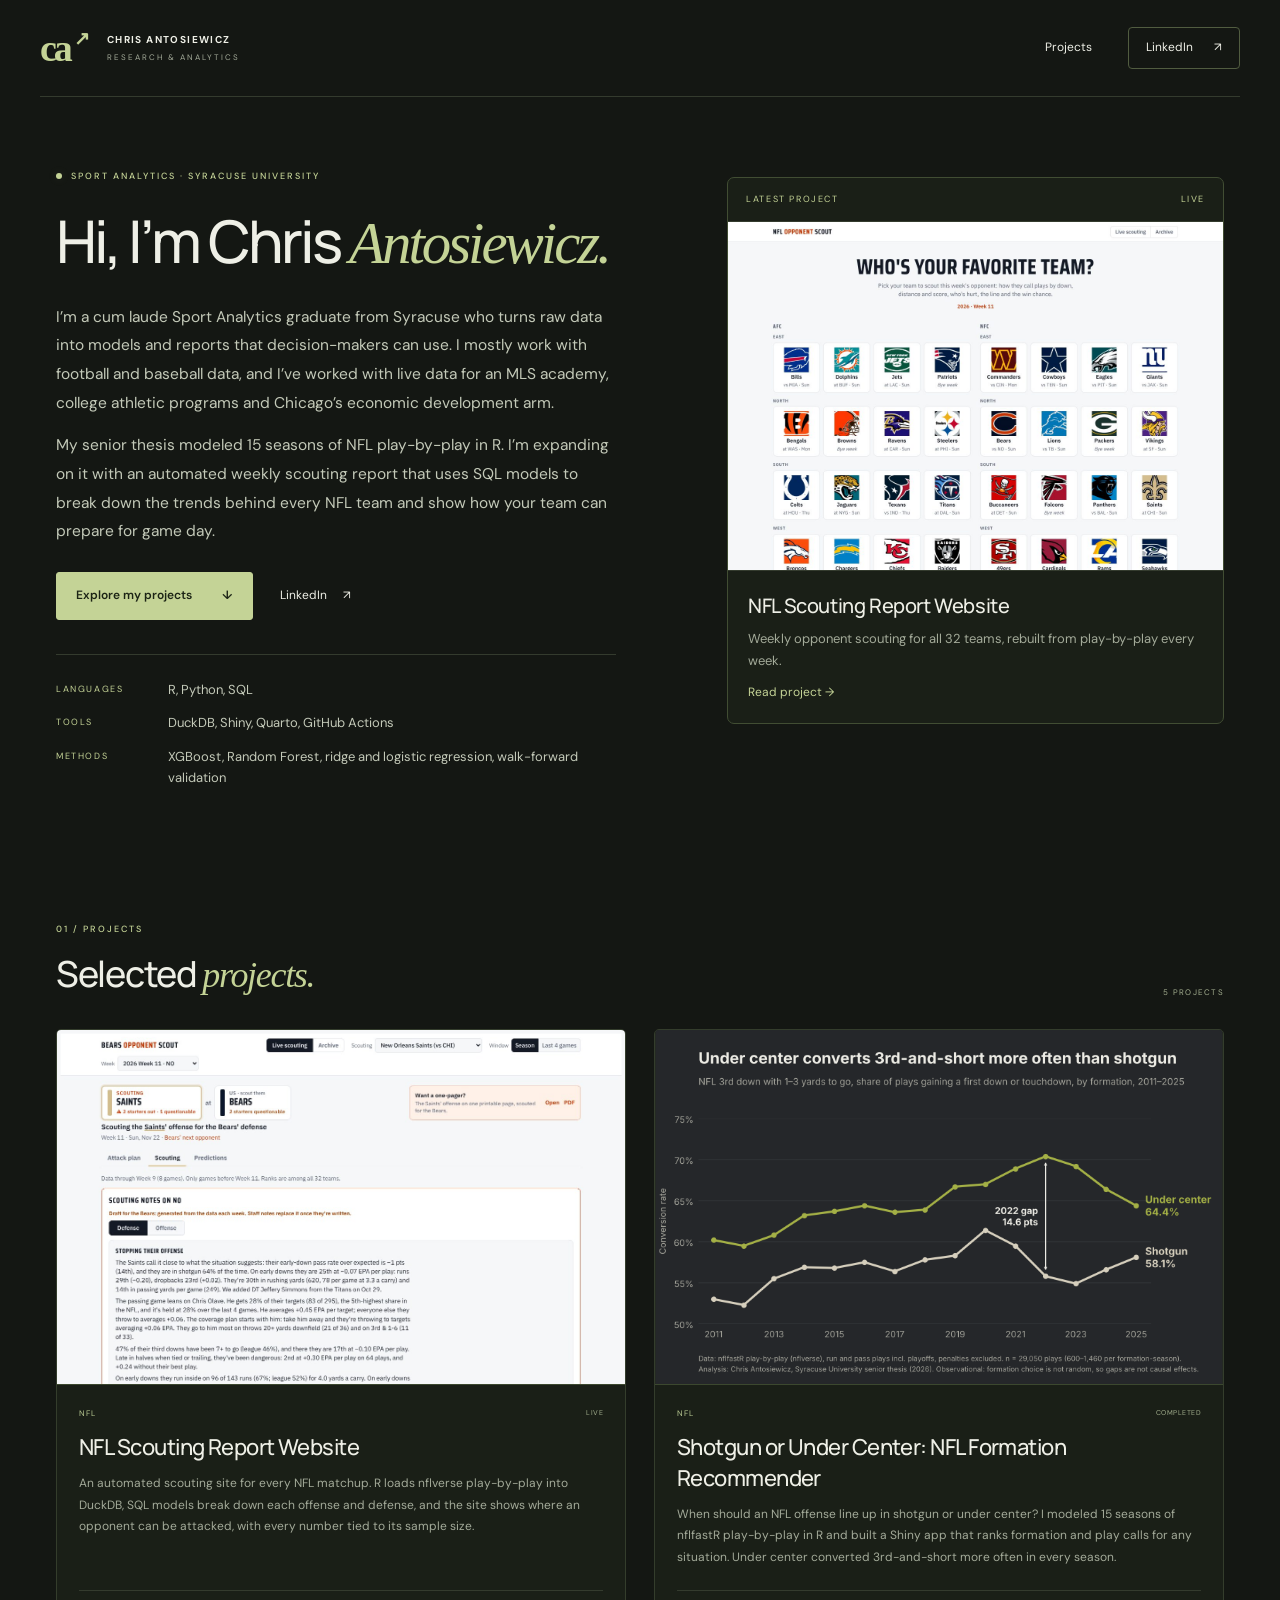
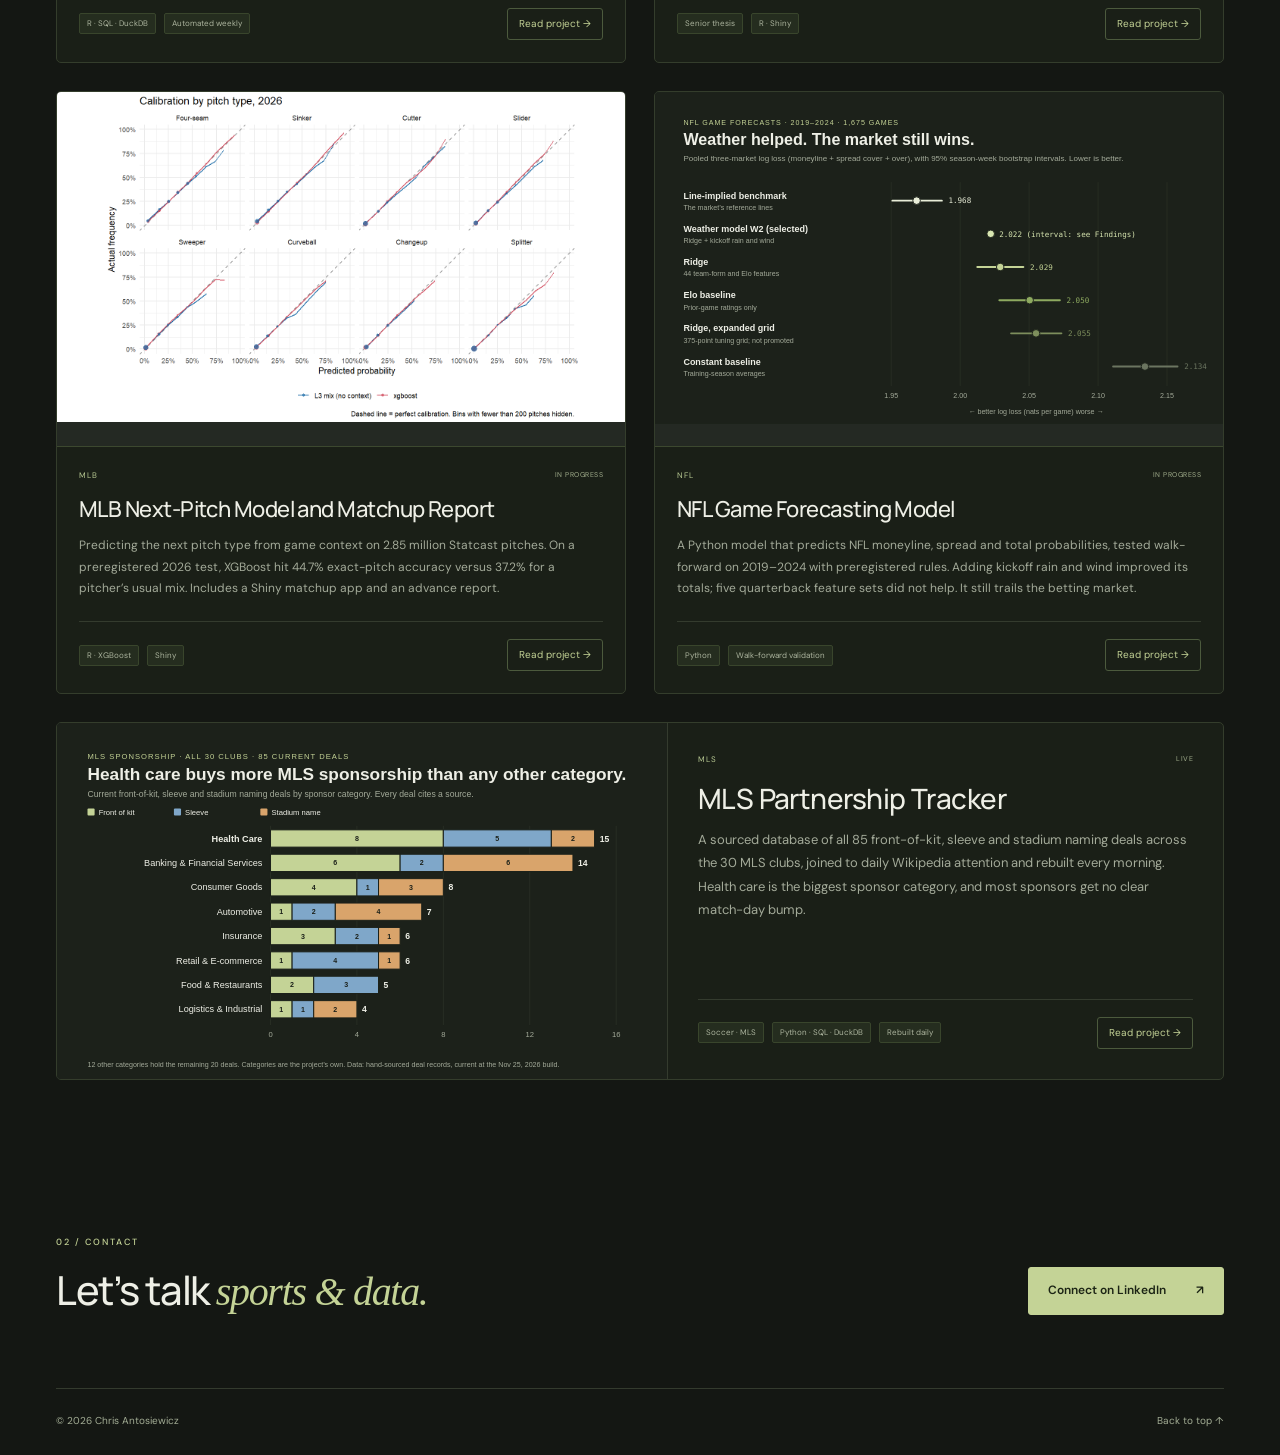
<file: index.html>
<!doctype html>
<html lang="en">
<head>
  <meta charset="utf-8">
  <meta name="viewport" content="width=device-width, initial-scale=1">
  <meta name="theme-color" content="#141713">
  <meta name="description" content="Chris Antosiewicz, Syracuse Sport Analytics graduate: NFL and MLB models, an automated NFL scouting report, and more.">
  <title>Chris Antosiewicz · Sports Analytics</title>
  <link rel="icon" href="assets/favicon.svg" type="image/svg+xml">
  <link rel="stylesheet" href="assets/styles.css">
  <script src="assets/site.js" defer></script>
</head>
<body class="home">
<a class="skip-link" href="#main">Skip to content</a>
<header class="header"><a class="brand" href="" aria-label="Chris Antosiewicz home"><span class="monogram">ca<span>↗</span></span><span>CHRIS ANTOSIEWICZ<span class="brand-sub">RESEARCH &amp; ANALYTICS</span></span></a><nav aria-label="Main navigation"><a href="#projects">Projects</a><a class="nav-contact" href="https://www.linkedin.com/in/chris-antosiewicz-ca2026" target="_blank" rel="noopener noreferrer">LinkedIn <span aria-hidden="true">↗</span></a></nav></header>
<main id="main">
<section class="hero intro wrap" aria-labelledby="hero-title">
  <div class="hero-copy"><p class="eyebrow"><span class="status-dot"></span> SPORT ANALYTICS · SYRACUSE UNIVERSITY</p><h1 id="hero-title">Hi, I’m Chris <em>Antosiewicz.</em></h1>
  <p class="hero-description">I’m a cum laude Sport Analytics graduate from Syracuse who turns raw data into models and reports that decision-makers can use. I mostly work with football and baseball data, and I’ve worked with live data for an MLS academy, college athletic programs and Chicago’s economic development arm.</p>
  <p class="hero-description">My senior thesis modeled 15 seasons of NFL play-by-play in R. I’m expanding on it with an automated weekly scouting report that uses SQL models to break down the trends behind every NFL team and show how your team can prepare for game day.</p>
  <div class="hero-actions"><a class="button primary" href="#projects">Explore my projects <span aria-hidden="true">↓</span></a><a class="text-link" href="https://www.linkedin.com/in/chris-antosiewicz-ca2026" target="_blank" rel="noopener noreferrer">LinkedIn <span aria-hidden="true">↗</span></a></div>
  <dl class="skill-row"><div><dt>Languages</dt><dd>R, Python, SQL</dd></div><div><dt>Tools</dt><dd>DuckDB, Shiny, Quarto, GitHub Actions</dd></div><div><dt>Methods</dt><dd>XGBoost, Random Forest, ridge and logistic regression, walk-forward validation</dd></div></dl></div>
  <a class="featured" href="projects/nfl-scouting-report/"><span class="featured-top"><span>LATEST PROJECT</span><span>LIVE</span></span><img src="assets/img/nfl-scout-home.jpg" alt="The scouting site home page with a grid of all 32 NFL team logos to pick a team."><span class="featured-body"><strong>NFL Scouting Report Website</strong><span>Weekly opponent scouting for all 32 teams, rebuilt from play-by-play every week.</span><span class="featured-cta">Read project →</span></span></a>
</section>
<section class="research wrap" id="projects" aria-labelledby="projects-title"><div class="section-heading"><div><p class="eyebrow">01 / PROJECTS</p><h2 id="projects-title">Selected <em>projects.</em></h2></div><span class="project-status">5 PROJECTS</span></div>
<div class="project-grid">
<article class="project-card">
  <a class="project-preview" href="projects/nfl-scouting-report/" tabindex="-1" aria-hidden="true"><img class="project-image" src="assets/img/nfl-scout-bears.jpg" alt="" loading="eager"></a>
  <div class="project-body">
    <div class="project-meta"><span>NFL</span><span>LIVE</span></div>
    <h3><a class="card-link" href="projects/nfl-scouting-report/">NFL Scouting Report Website</a></h3>
    <p>An automated scouting site for every NFL matchup. R loads nflverse play-by-play into DuckDB, SQL models break down each offense and defense, and the site shows where an opponent can be attacked, with every number tied to its sample size.</p>
    <div class="project-bottom"><div class="project-tags"><span>R · SQL · DuckDB</span><span>Automated weekly</span></div><span class="detail-button" aria-hidden="true">Read project →</span></div>
  </div>
</article>
<article class="project-card">
  <a class="project-preview" href="projects/nfl-formation-recommender/" tabindex="-1" aria-hidden="true"><img class="project-image" src="assets/img/thesis-third-short.png" alt="" loading="eager"></a>
  <div class="project-body">
    <div class="project-meta"><span>NFL</span><span>COMPLETED</span></div>
    <h3><a class="card-link" href="projects/nfl-formation-recommender/">Shotgun or Under Center: NFL Formation Recommender</a></h3>
    <p>When should an NFL offense line up in shotgun or under center? I modeled 15 seasons of nflfastR play-by-play in R and built a Shiny app that ranks formation and play calls for any situation. Under center converted 3rd-and-short more often in every season.</p>
    <div class="project-bottom"><div class="project-tags"><span>Senior thesis</span><span>R · Shiny</span></div><span class="detail-button" aria-hidden="true">Read project →</span></div>
  </div>
</article>
<article class="project-card">
  <a class="project-preview" href="projects/mlb-next-pitch-model/" tabindex="-1" aria-hidden="true"><img class="project-image" src="assets/img/mlb-calibration.png" alt="" loading="lazy"></a>
  <div class="project-body">
    <div class="project-meta"><span>MLB</span><span>IN PROGRESS</span></div>
    <h3><a class="card-link" href="projects/mlb-next-pitch-model/">MLB Next-Pitch Model and Matchup Report</a></h3>
    <p>Predicting the next pitch type from game context on 2.85 million Statcast pitches. On a preregistered 2026 test, XGBoost hit 44.7% exact-pitch accuracy versus 37.2% for a pitcher’s usual mix. Includes a Shiny matchup app and an advance report.</p>
    <div class="project-bottom"><div class="project-tags"><span>R · XGBoost</span><span>Shiny</span></div><span class="detail-button" aria-hidden="true">Read project →</span></div>
  </div>
</article>
<article class="project-card">
  <a class="project-preview" href="projects/nfl-forecast-benchmarks/" tabindex="-1" aria-hidden="true"><img class="project-image" src="assets/img/nfl-forecast-loglos.svg" alt="" loading="lazy"></a>
  <div class="project-body">
    <div class="project-meta"><span>NFL</span><span>IN PROGRESS</span></div>
    <h3><a class="card-link" href="projects/nfl-forecast-benchmarks/">NFL Game Forecasting Model</a></h3>
    <p>A Python model that predicts NFL moneyline, spread and total probabilities, tested walk-forward on 2019–2024 with preregistered rules. Adding kickoff rain and wind improved its totals; five quarterback feature sets did not help. It still trails the betting market.</p>
    <div class="project-bottom"><div class="project-tags"><span>Python</span><span>Walk-forward validation</span></div><span class="detail-button" aria-hidden="true">Read project →</span></div>
  </div>
</article>
<article class="project-card">
  <a class="project-preview" href="projects/mls-partnership-tracker/" tabindex="-1" aria-hidden="true"><img class="project-image" src="assets/img/mls-category-share.svg" alt="" loading="lazy"></a>
  <div class="project-body">
    <div class="project-meta"><span>MLS</span><span>LIVE</span></div>
    <h3><a class="card-link" href="projects/mls-partnership-tracker/">MLS Partnership Tracker</a></h3>
    <p>A sourced database of all 85 front-of-kit, sleeve and stadium naming deals across the 30 MLS clubs, joined to daily Wikipedia attention and rebuilt every morning. Health care is the biggest sponsor category, and most sponsors get no clear match-day bump.</p>
    <div class="project-bottom"><div class="project-tags"><span>Soccer · MLS</span><span>Python · SQL · DuckDB</span><span>Rebuilt daily</span></div><span class="detail-button" aria-hidden="true">Read project →</span></div>
  </div>
</article>
</div></section>
<section class="contact wrap" aria-labelledby="contact-title"><p class="eyebrow">02 / CONTACT</p><div class="contact-row"><h2 id="contact-title">Let’s talk <em>sports &amp; data.</em></h2><a class="button primary" href="https://www.linkedin.com/in/chris-antosiewicz-ca2026" target="_blank" rel="noopener noreferrer">Connect on LinkedIn <span aria-hidden="true">↗</span></a></div></section>
</main>
<footer class="wrap footer"><span>© <span class="year">2026</span> Chris Antosiewicz</span><a href="#main">Back to top ↑</a></footer>
</body>
</html>
</file>
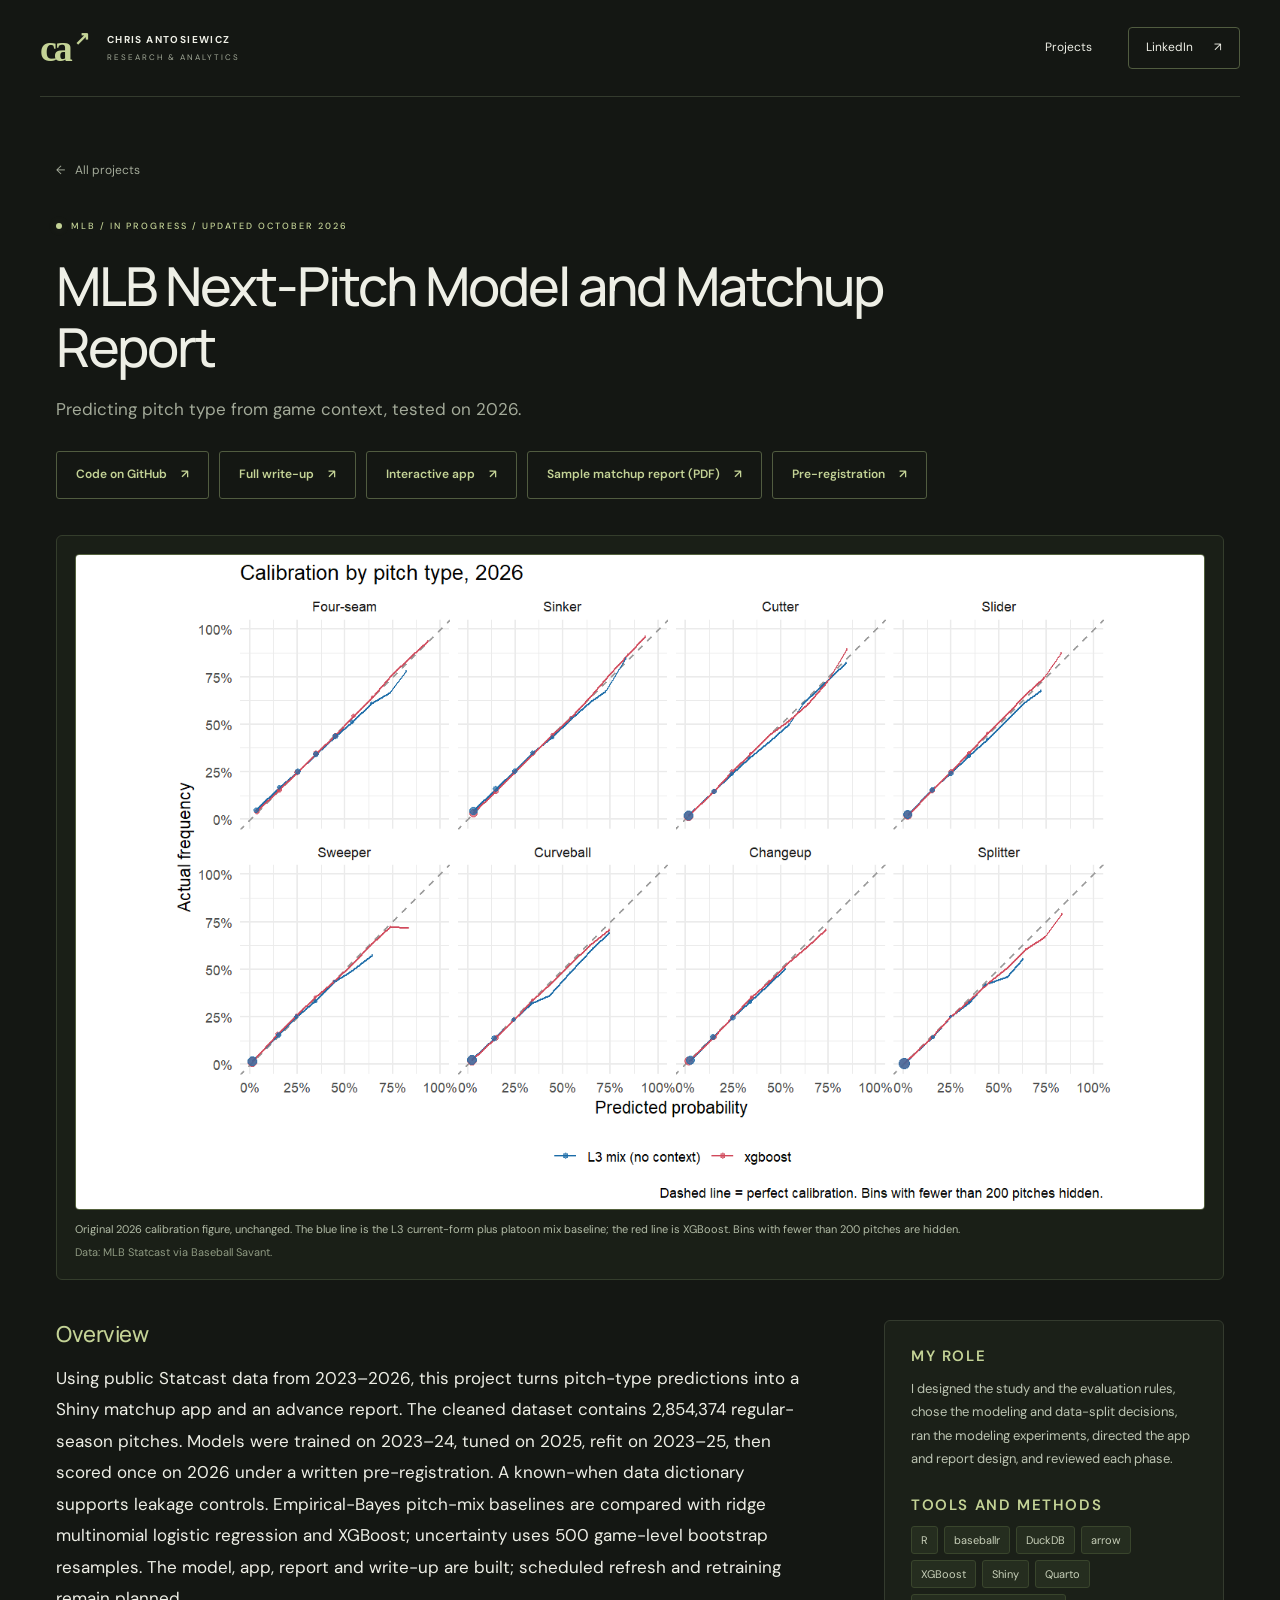
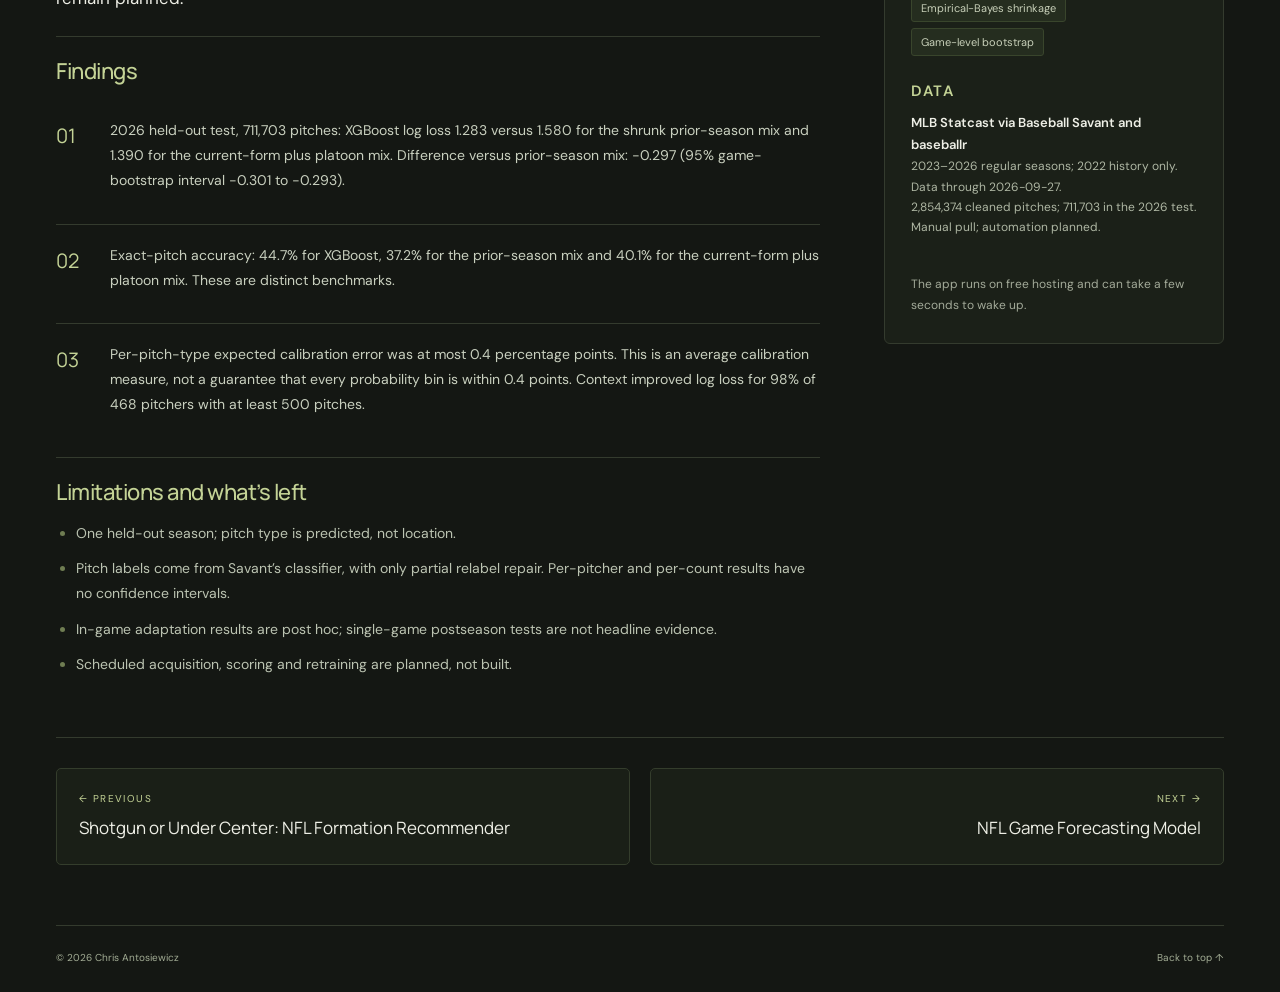
<file: projects/mlb-next-pitch-model/index.html>
<!doctype html>
<html lang="en">
<head>
  <meta charset="utf-8">
  <meta name="viewport" content="width=device-width, initial-scale=1">
  <meta name="theme-color" content="#141713">
  <meta name="description" content="Predicting pitch type from game context, tested on 2026.">
  <title>MLB Next-Pitch Model and Matchup Report · Chris Antosiewicz</title>
  <link rel="icon" href="../../assets/favicon.svg" type="image/svg+xml">
  <link rel="stylesheet" href="../../assets/styles.css">
  <script src="../../assets/site.js" defer></script>
</head>
<body class="project-page project-mlb-next-pitch-model">
<a class="skip-link" href="#main">Skip to content</a>
<header class="header"><a class="brand" href="../../" aria-label="Chris Antosiewicz home"><span class="monogram">ca<span>↗</span></span><span>CHRIS ANTOSIEWICZ<span class="brand-sub">RESEARCH &amp; ANALYTICS</span></span></a><nav aria-label="Main navigation"><a href="../../#projects">Projects</a><a class="nav-contact" href="https://www.linkedin.com/in/chris-antosiewicz-ca2026" target="_blank" rel="noopener noreferrer">LinkedIn <span aria-hidden="true">↗</span></a></nav></header>
<main id="main">
<article class="project-article">
<header class="project-hero wrap">
  <a class="back-link" href="../../#projects"><span aria-hidden="true">←</span> All projects</a>
  <p class="eyebrow"><span class="status-dot"></span> MLB / IN PROGRESS / UPDATED OCTOBER 2026</p>
  <h1>MLB Next-Pitch Model and Matchup Report</h1>
  <p class="project-subtitle">Predicting pitch type from game context, tested on 2026.</p>
  <div class="project-links"><a class="button ghost" href="https://github.com/chrisantosiewicz/mlb-pitch-prediction" target="_blank" rel="noopener noreferrer">Code on GitHub <span aria-hidden="true">↗</span></a><a class="button ghost" href="https://chrisantosiewicz.github.io/mlb-pitch-prediction/" target="_blank" rel="noopener noreferrer">Full write-up <span aria-hidden="true">↗</span></a><a class="button ghost" href="https://chrisantosiewicz.shinyapps.io/mlb-matchup-report/" target="_blank" rel="noopener noreferrer">Interactive app <span aria-hidden="true">↗</span></a><a class="button ghost" href="https://chrisantosiewicz.github.io/mlb-pitch-prediction/files/sample_skenes_ohtani.pdf" target="_blank" rel="noopener noreferrer">Sample matchup report (PDF) <span aria-hidden="true">↗</span></a><a class="button ghost" href="https://github.com/chrisantosiewicz/mlb-pitch-prediction/blob/main/docs/preregistration.md" target="_blank" rel="noopener noreferrer">Pre-registration <span aria-hidden="true">↗</span></a></div>
</header>

<div class="wrap project-figure-wrap"><figure class="detail-figure"><a class="figure-link" href="../../assets/img/mlb-calibration.png" target="_blank" rel="noopener noreferrer" aria-label="Open full-size image"><img src="../../assets/img/mlb-calibration.png" alt="Eight calibration panels for the held-out 2026 season. XGBoost in red and the L3 current-form plus platoon mix baseline in blue are compared with the perfect-calibration diagonal."></a><figcaption>Original 2026 calibration figure, unchanged. The blue line is the L3 current-form plus platoon mix baseline; the red line is XGBoost. Bins with fewer than 200 pitches are hidden. <span class="credit">Data: MLB Statcast via Baseball Savant.</span></figcaption></figure></div>
<div class="wrap project-layout">
  <div class="project-main">
    <section class="detail-section lead-section"><h2>Overview</h2><p>Using public Statcast data from 2023–2026, this project turns pitch-type predictions into a Shiny matchup app and an advance report. The cleaned dataset contains 2,854,374 regular-season pitches. Models were trained on 2023–24, tuned on 2025, refit on 2023–25, then scored once on 2026 under a written pre-registration. A known-when data dictionary supports leakage controls. Empirical-Bayes pitch-mix baselines are compared with ridge multinomial logistic regression and XGBoost; uncertainty uses 500 game-level bootstrap resamples. The model, app, report and write-up are built; scheduled refresh and retraining remain planned.</p></section>
    <section class="detail-section"><h2>Findings</h2><ol class="findings-list"><li>2026 held-out test, 711,703 pitches: XGBoost log loss 1.283 versus 1.580 for the shrunk prior-season mix and 1.390 for the current-form plus platoon mix. Difference versus prior-season mix: −0.297 (95% game-bootstrap interval −0.301 to −0.293).</li><li>Exact-pitch accuracy: 44.7% for XGBoost, 37.2% for the prior-season mix and 40.1% for the current-form plus platoon mix. These are distinct benchmarks.</li><li>Per-pitch-type expected calibration error was at most 0.4 percentage points. This is an average calibration measure, not a guarantee that every probability bin is within 0.4 points. Context improved log loss for 98% of 468 pitchers with at least 500 pitches.</li></ol></section>
    
    
    <section class="detail-section"><h2>Limitations and what’s left</h2><ul class="note-list"><li>One held-out season; pitch type is predicted, not location.</li><li>Pitch labels come from Savant’s classifier, with only partial relabel repair. Per-pitcher and per-count results have no confidence intervals.</li><li>In-game adaptation results are post hoc; single-game postseason tests are not headline evidence.</li><li>Scheduled acquisition, scoring and retraining are planned, not built.</li></ul></section>
    
  </div>
  <aside class="project-side" aria-label="Project details">
    <section><h2>My role</h2><p>I designed the study and the evaluation rules, chose the modeling and data-split decisions, ran the modeling experiments, directed the app and report design, and reviewed each phase.</p></section>
    <section><h2>Tools and methods</h2><div class="chip-list"><span>R</span><span>baseballr</span><span>DuckDB</span><span>arrow</span><span>XGBoost</span><span>Shiny</span><span>Quarto</span><span>Empirical-Bayes shrinkage</span><span>Game-level bootstrap</span></div>
    </section>
    <section><h2>Data</h2><ul class="source-list"><li><strong>MLB Statcast via Baseball Savant and baseballr</strong><span>2023–2026 regular seasons; 2022 history only. Data through 2026-09-27.</span><span>2,854,374 cleaned pitches; 711,703 in the 2026 test.</span><span>Manual pull; automation planned.</span></li></ul></section>
    <p class="side-note">The app runs on free hosting and can take a few seconds to wake up.</p>
  </aside>
</div>
<nav class="wrap project-pager" aria-label="More projects">
  <a href="../../projects/nfl-formation-recommender/"><span>← Previous</span>Shotgun or Under Center: NFL Formation Recommender</a>
  <a href="../../projects/nfl-forecast-benchmarks/"><span>Next →</span>NFL Game Forecasting Model</a>
</nav>
</article>
</main>
<footer class="wrap footer"><span>© <span class="year">2026</span> Chris Antosiewicz</span><a href="#main">Back to top ↑</a></footer>
</body>
</html>
</file>
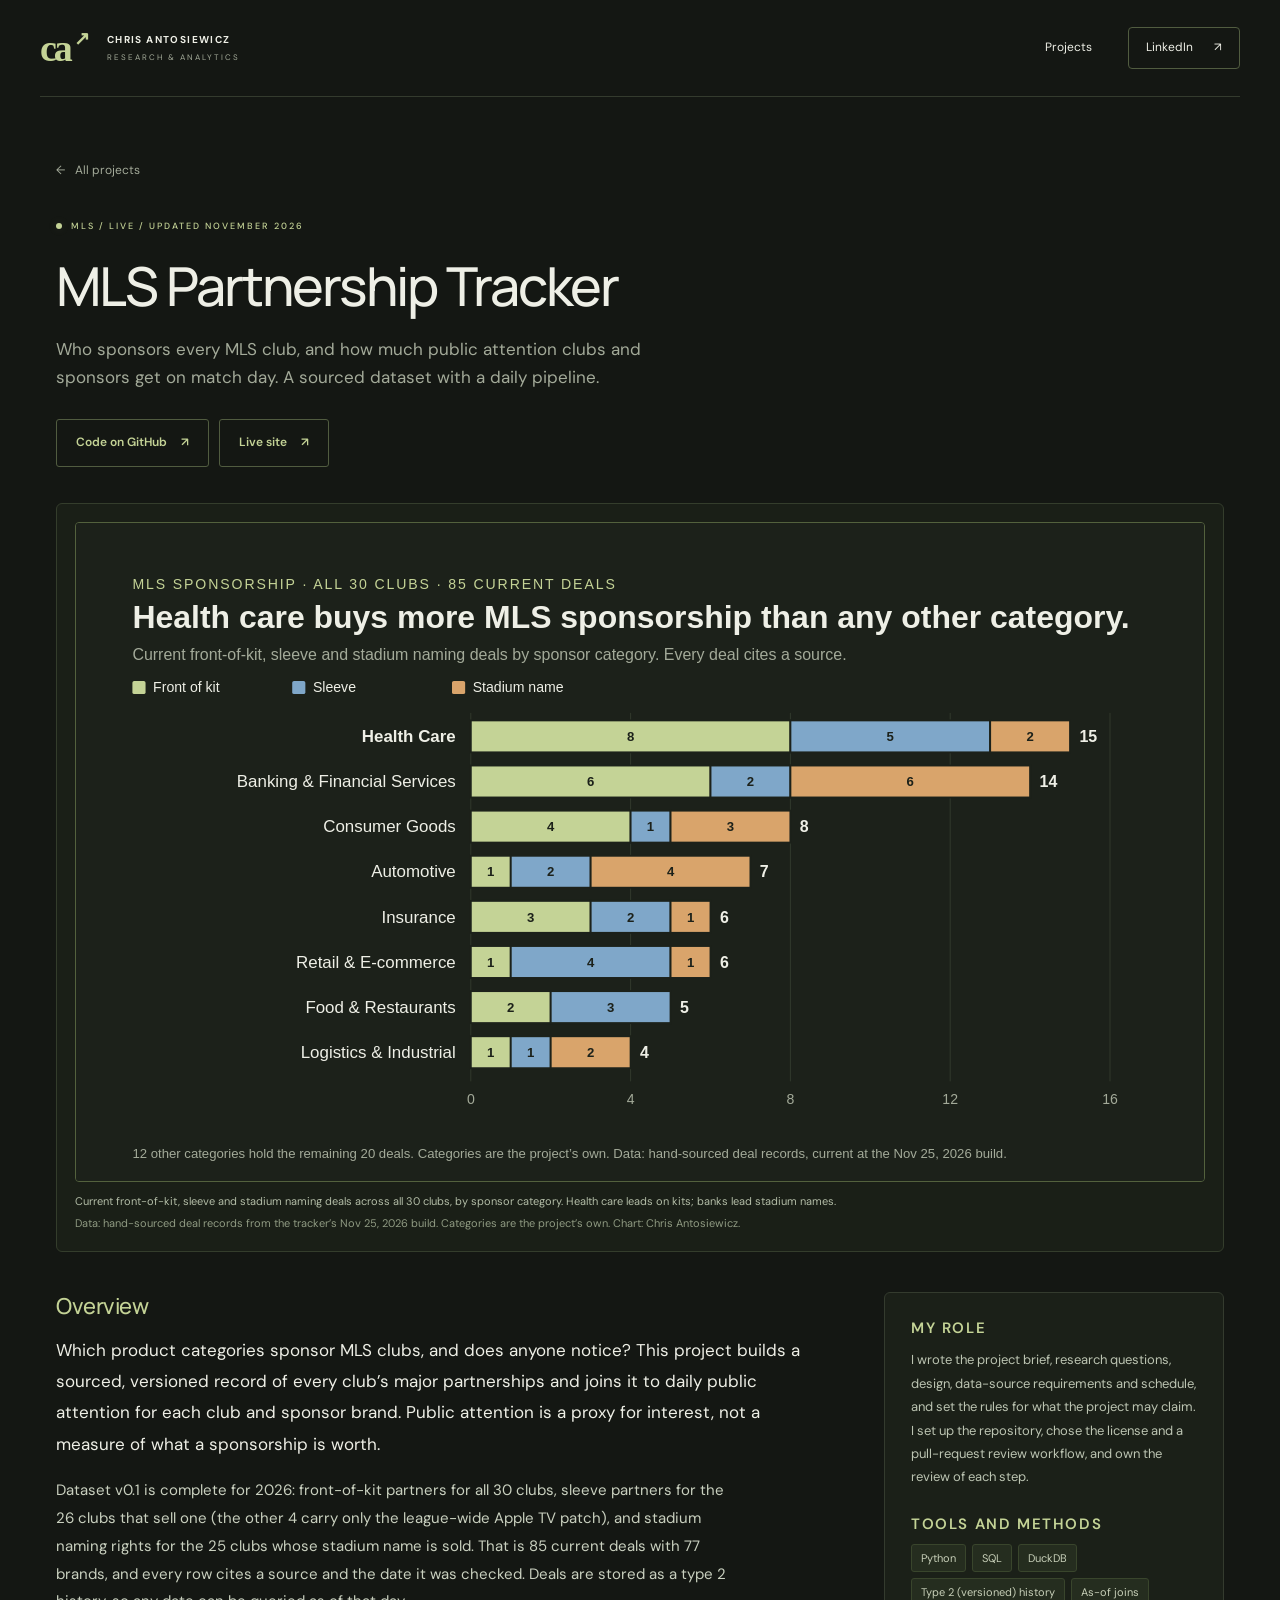
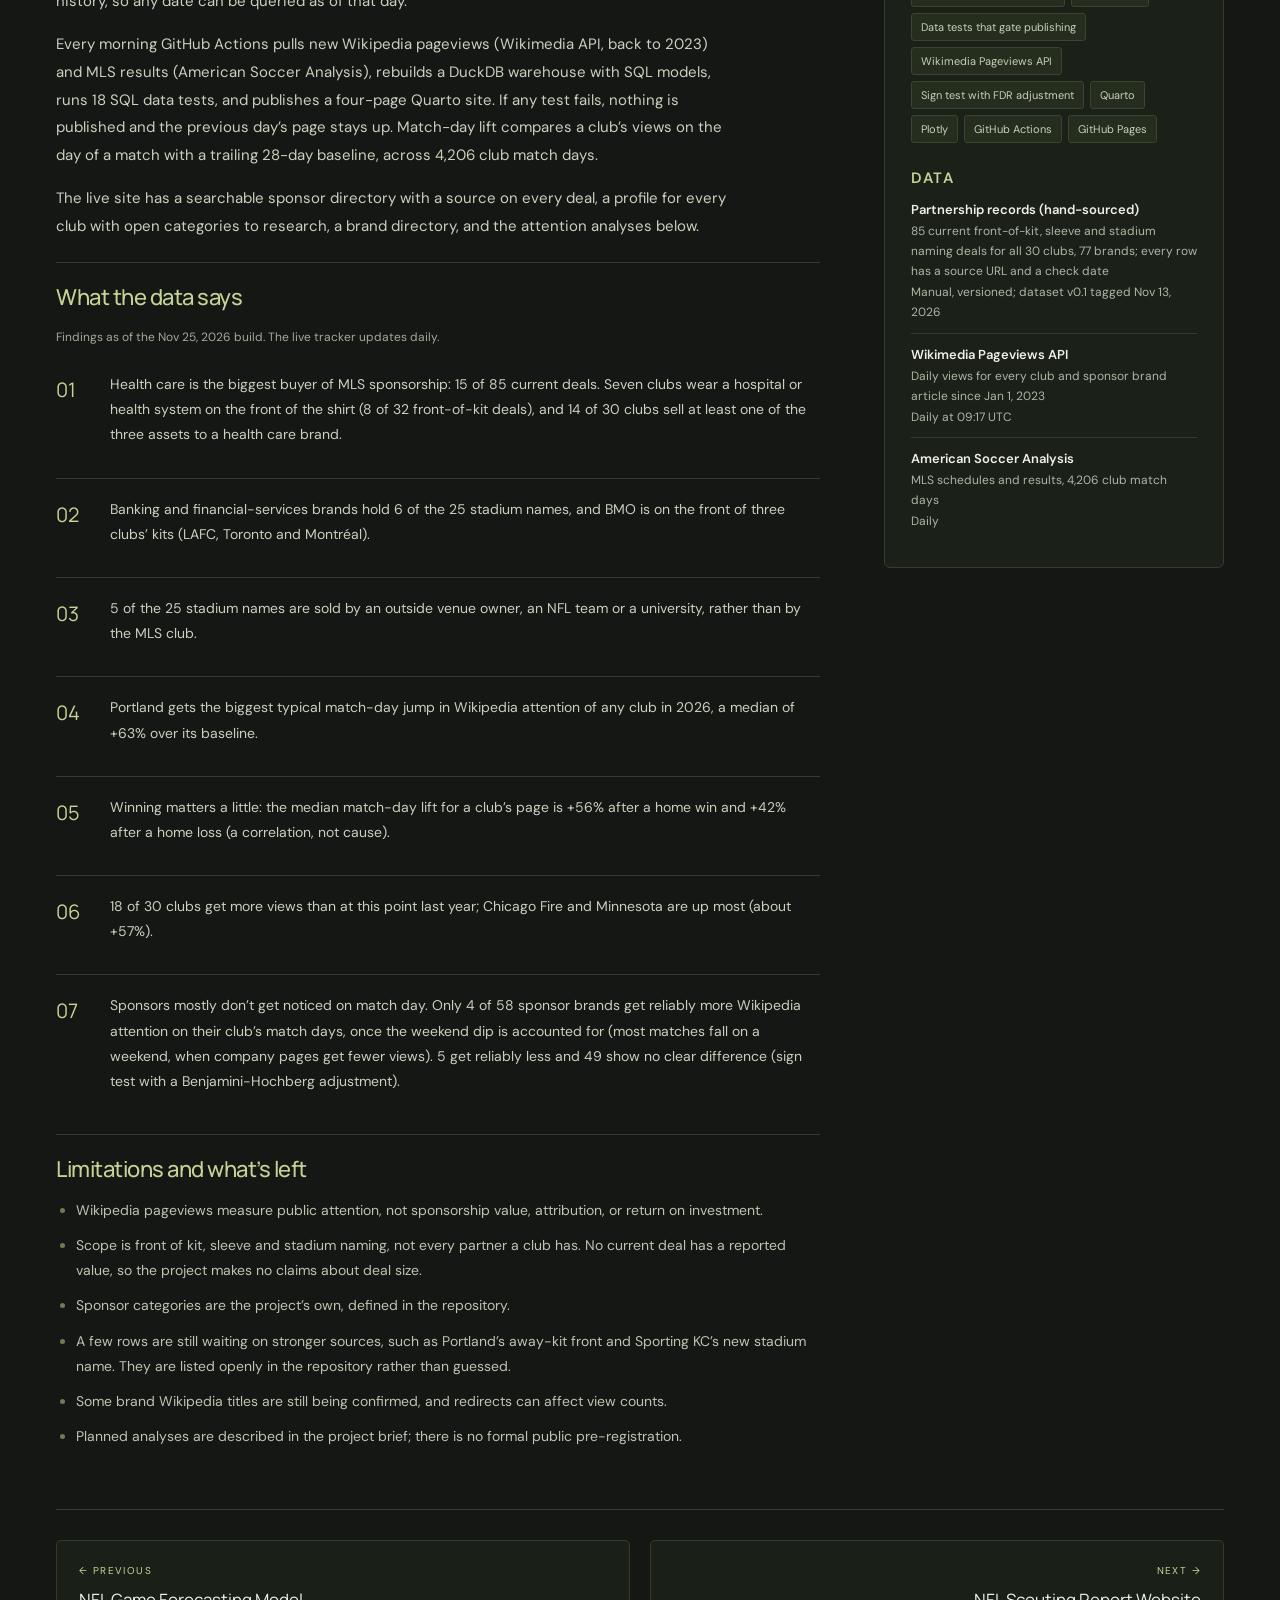
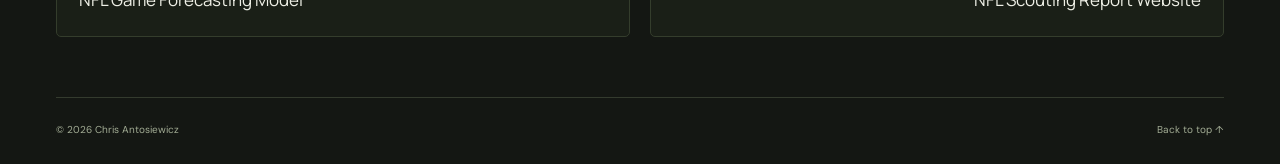
<file: projects/mls-partnership-tracker/index.html>
<!doctype html>
<html lang="en">
<head>
  <meta charset="utf-8">
  <meta name="viewport" content="width=device-width, initial-scale=1">
  <meta name="theme-color" content="#141713">
  <meta name="description" content="Who sponsors every MLS club, and how much public attention clubs and sponsors get on match day. A sourced dataset with a daily pipeline.">
  <title>MLS Partnership Tracker · Chris Antosiewicz</title>
  <link rel="icon" href="../../assets/favicon.svg" type="image/svg+xml">
  <link rel="stylesheet" href="../../assets/styles.css">
  <script src="../../assets/site.js" defer></script>
</head>
<body class="project-page project-mls-partnership-tracker">
<a class="skip-link" href="#main">Skip to content</a>
<header class="header"><a class="brand" href="../../" aria-label="Chris Antosiewicz home"><span class="monogram">ca<span>↗</span></span><span>CHRIS ANTOSIEWICZ<span class="brand-sub">RESEARCH &amp; ANALYTICS</span></span></a><nav aria-label="Main navigation"><a href="../../#projects">Projects</a><a class="nav-contact" href="https://www.linkedin.com/in/chris-antosiewicz-ca2026" target="_blank" rel="noopener noreferrer">LinkedIn <span aria-hidden="true">↗</span></a></nav></header>
<main id="main">
<article class="project-article">
<header class="project-hero wrap">
  <a class="back-link" href="../../#projects"><span aria-hidden="true">←</span> All projects</a>
  <p class="eyebrow"><span class="status-dot"></span> MLS / LIVE / UPDATED NOVEMBER 2026</p>
  <h1>MLS Partnership Tracker</h1>
  <p class="project-subtitle">Who sponsors every MLS club, and how much public attention clubs and sponsors get on match day. A sourced dataset with a daily pipeline.</p>
  <div class="project-links"><a class="button ghost" href="https://github.com/chrisantosiewicz/mls-partnership-tracker" target="_blank" rel="noopener noreferrer">Code on GitHub <span aria-hidden="true">↗</span></a><a class="button ghost" href="https://chrisantosiewicz.github.io/MLS-partnership-tracker/" target="_blank" rel="noopener noreferrer">Live site <span aria-hidden="true">↗</span></a></div>
</header>

<div class="wrap project-figure-wrap"><figure class="detail-figure"><a class="figure-link" href="../../assets/img/mls-category-share.svg" target="_blank" rel="noopener noreferrer" aria-label="Open full-size image"><img src="../../assets/img/mls-category-share.svg" alt="Stacked bar chart of 85 current MLS sponsorship deals by sponsor category. Health Care leads with 15 (8 front of kit, 5 sleeve, 2 stadium name), then Banking &amp; Financial Services 14 (6, 2, 6), Consumer Goods 8, Automotive 7, Insurance 6, Retail &amp; E-commerce 6, Food &amp; Restaurants 5 and Logistics &amp; Industrial 4. Twelve other categories hold the remaining 20 deals."></a><figcaption>Current front-of-kit, sleeve and stadium naming deals across all 30 clubs, by sponsor category. Health care leads on kits; banks lead stadium names. <span class="credit">Data: hand-sourced deal records from the tracker’s Nov 25, 2026 build. Categories are the project’s own. Chart: Chris Antosiewicz.</span></figcaption></figure></div>
<div class="wrap project-layout">
  <div class="project-main">
    <section class="detail-section lead-section"><h2>Overview</h2><p>Which product categories sponsor MLS clubs, and does anyone notice? This project builds a sourced, versioned record of every club’s major partnerships and joins it to daily public attention for each club and sponsor brand. Public attention is a proxy for interest, not a measure of what a sponsorship is worth.</p><p>Dataset v0.1 is complete for 2026: front-of-kit partners for all 30 clubs, sleeve partners for the 26 clubs that sell one (the other 4 carry only the league-wide Apple TV patch), and stadium naming rights for the 25 clubs whose stadium name is sold. That is 85 current deals with 77 brands, and every row cites a source and the date it was checked. Deals are stored as a type 2 history, so any date can be queried as of that day.</p><p>Every morning GitHub Actions pulls new Wikipedia pageviews (Wikimedia API, back to 2023) and MLS results (American Soccer Analysis), rebuilds a DuckDB warehouse with SQL models, runs 18 SQL data tests, and publishes a four-page Quarto site. If any test fails, nothing is published and the previous day’s page stays up. Match-day lift compares a club’s views on the day of a match with a trailing 28-day baseline, across 4,206 club match days.</p><p>The live site has a searchable sponsor directory with a source on every deal, a profile for every club with open categories to research, a brand directory, and the attention analyses below.</p></section>
    <section class="detail-section"><h2>What the data says</h2><p class="table-caption">Findings as of the Nov 25, 2026 build. The live tracker updates daily.</p><ol class="findings-list"><li>Health care is the biggest buyer of MLS sponsorship: 15 of 85 current deals. Seven clubs wear a hospital or health system on the front of the shirt (8 of 32 front-of-kit deals), and 14 of 30 clubs sell at least one of the three assets to a health care brand.</li><li>Banking and financial-services brands hold 6 of the 25 stadium names, and BMO is on the front of three clubs’ kits (LAFC, Toronto and Montréal).</li><li>5 of the 25 stadium names are sold by an outside venue owner, an NFL team or a university, rather than by the MLS club.</li><li>Portland gets the biggest typical match-day jump in Wikipedia attention of any club in 2026, a median of +63% over its baseline.</li><li>Winning matters a little: the median match-day lift for a club’s page is +56% after a home win and +42% after a home loss (a correlation, not cause).</li><li>18 of 30 clubs get more views than at this point last year; Chicago Fire and Minnesota are up most (about +57%).</li><li>Sponsors mostly don’t get noticed on match day. Only 4 of 58 sponsor brands get reliably more Wikipedia attention on their club’s match days, once the weekend dip is accounted for (most matches fall on a weekend, when company pages get fewer views). 5 get reliably less and 49 show no clear difference (sign test with a Benjamini-Hochberg adjustment).</li></ol></section>
    
    
    <section class="detail-section"><h2>Limitations and what’s left</h2><ul class="note-list"><li>Wikipedia pageviews measure public attention, not sponsorship value, attribution, or return on investment.</li><li>Scope is front of kit, sleeve and stadium naming, not every partner a club has. No current deal has a reported value, so the project makes no claims about deal size.</li><li>Sponsor categories are the project’s own, defined in the repository.</li><li>A few rows are still waiting on stronger sources, such as Portland’s away-kit front and Sporting KC’s new stadium name. They are listed openly in the repository rather than guessed.</li><li>Some brand Wikipedia titles are still being confirmed, and redirects can affect view counts.</li><li>Planned analyses are described in the project brief; there is no formal public pre-registration.</li></ul></section>
    
  </div>
  <aside class="project-side" aria-label="Project details">
    <section><h2>My role</h2><p>I wrote the project brief, research questions, design, data-source requirements and schedule, and set the rules for what the project may claim. I set up the repository, chose the license and a pull-request review workflow, and own the review of each step.</p></section>
    <section><h2>Tools and methods</h2><div class="chip-list"><span>Python</span><span>SQL</span><span>DuckDB</span><span>Type 2 (versioned) history</span><span>As-of joins</span><span>Data tests that gate publishing</span><span>Wikimedia Pageviews API</span><span>Sign test with FDR adjustment</span><span>Quarto</span><span>Plotly</span><span>GitHub Actions</span><span>GitHub Pages</span></div>
    </section>
    <section><h2>Data</h2><ul class="source-list"><li><strong>Partnership records (hand-sourced)</strong><span>85 current front-of-kit, sleeve and stadium naming deals for all 30 clubs, 77 brands; every row has a source URL and a check date</span><span>Manual, versioned; dataset v0.1 tagged Nov 13, 2026</span></li><li><strong>Wikimedia Pageviews API</strong><span>Daily views for every club and sponsor brand article since Jan 1, 2023</span><span>Daily at 09:17 UTC</span></li><li><strong>American Soccer Analysis</strong><span>MLS schedules and results, 4,206 club match days</span><span>Daily</span></li></ul></section>
    
  </aside>
</div>
<nav class="wrap project-pager" aria-label="More projects">
  <a href="../../projects/nfl-forecast-benchmarks/"><span>← Previous</span>NFL Game Forecasting Model</a>
  <a href="../../projects/nfl-scouting-report/"><span>Next →</span>NFL Scouting Report Website</a>
</nav>
</article>
</main>
<footer class="wrap footer"><span>© <span class="year">2026</span> Chris Antosiewicz</span><a href="#main">Back to top ↑</a></footer>
</body>
</html>
</file>
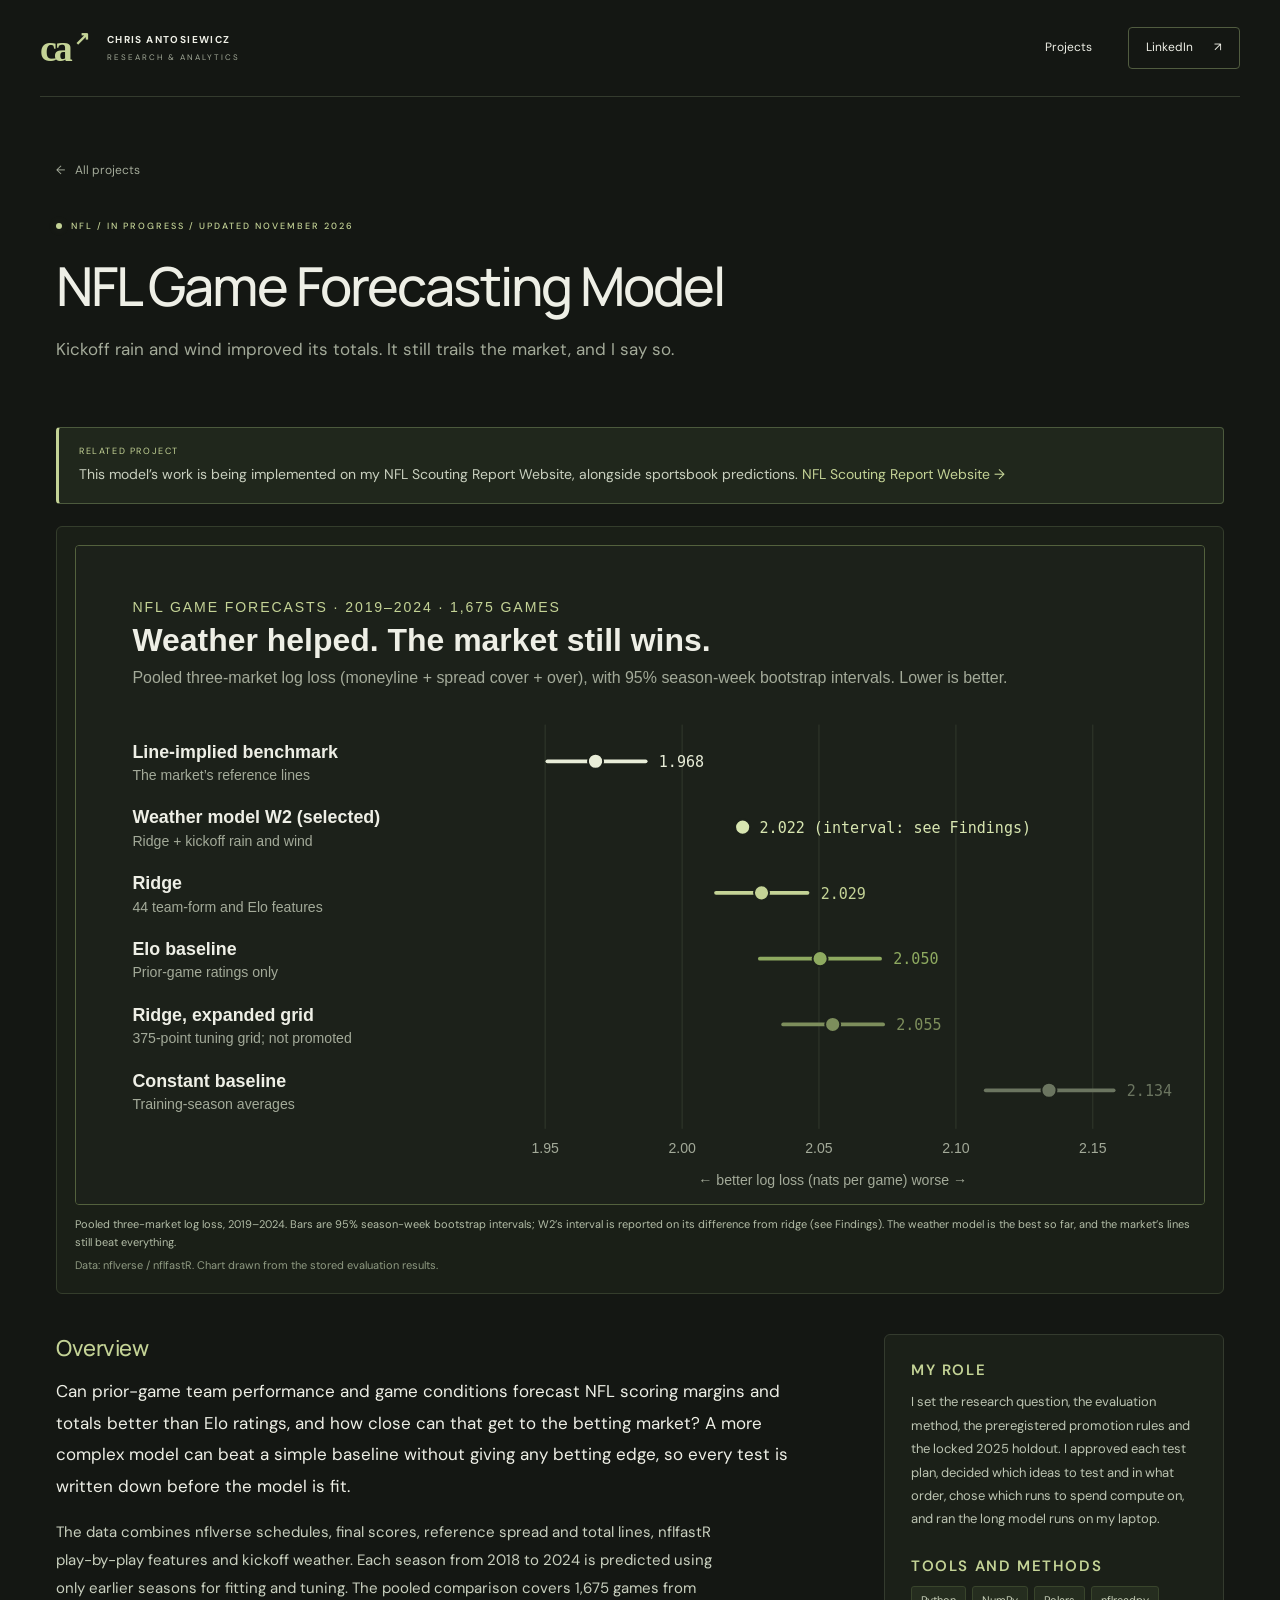
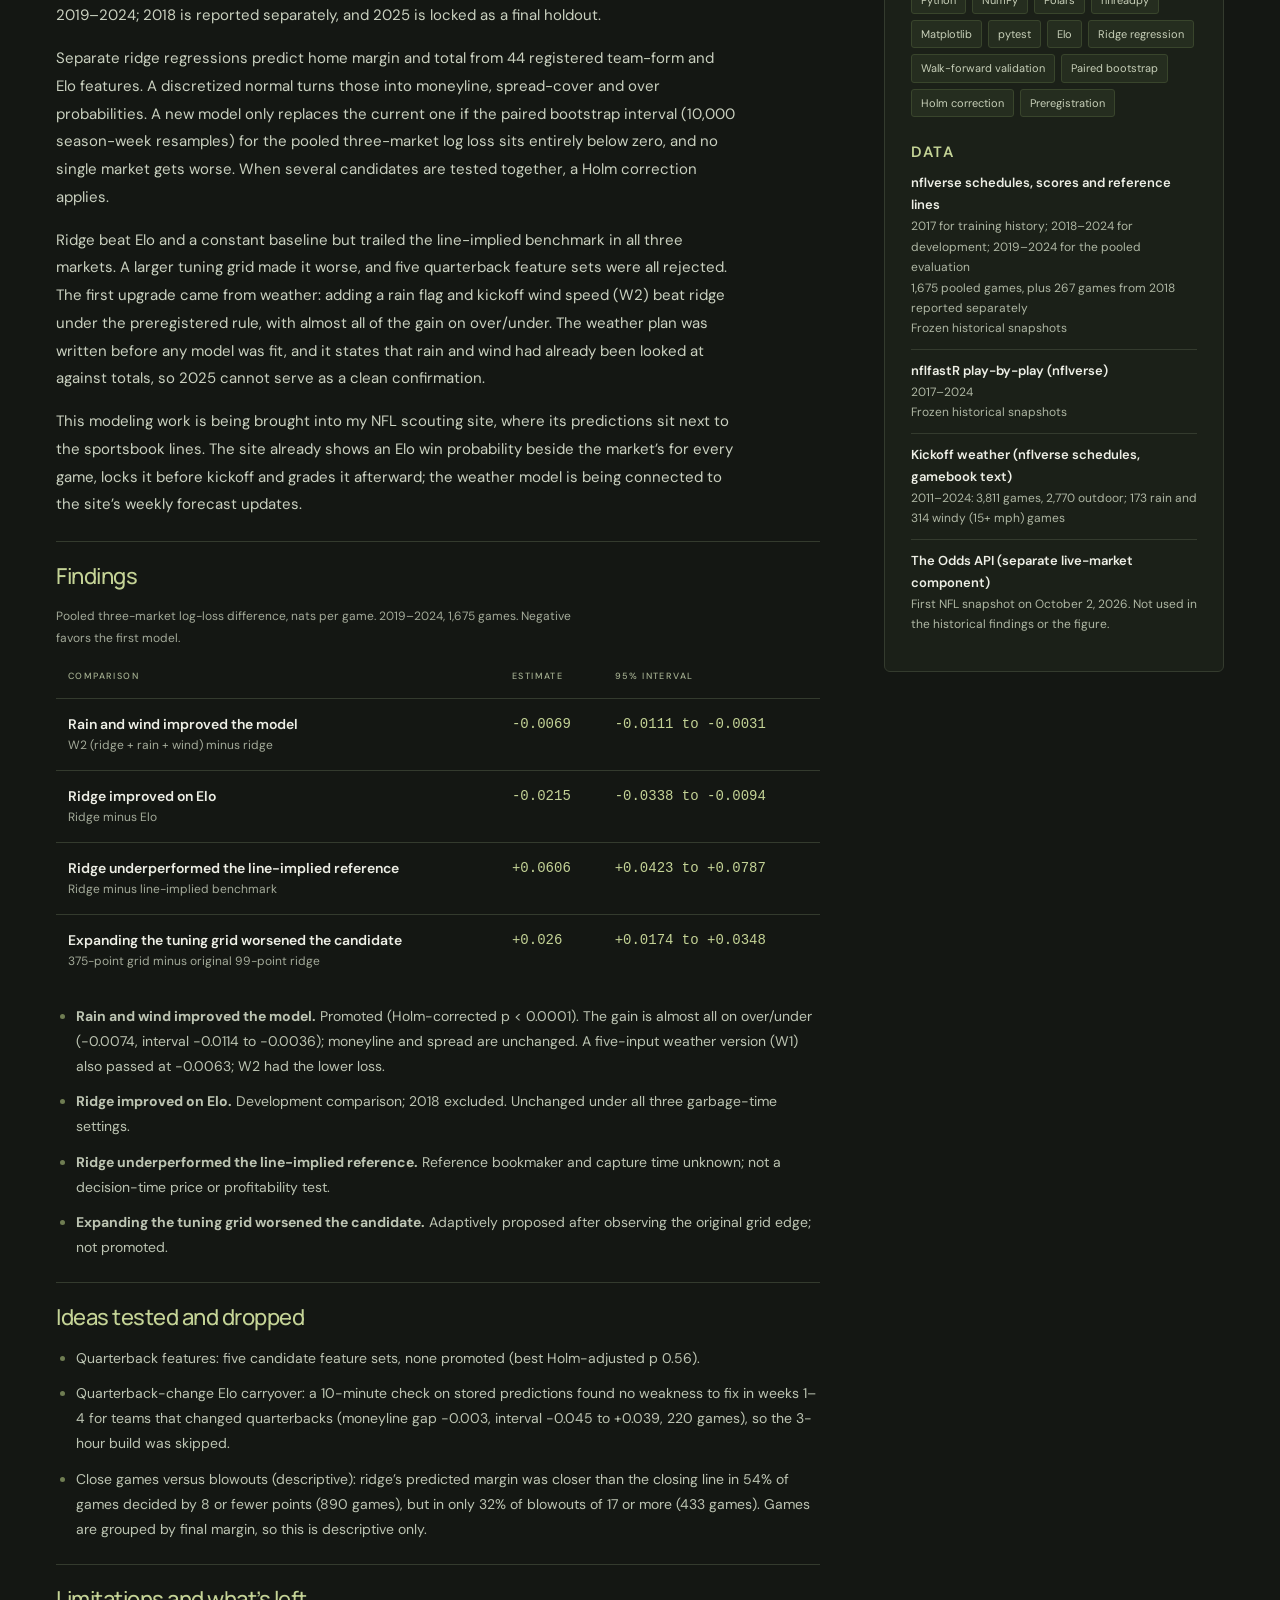
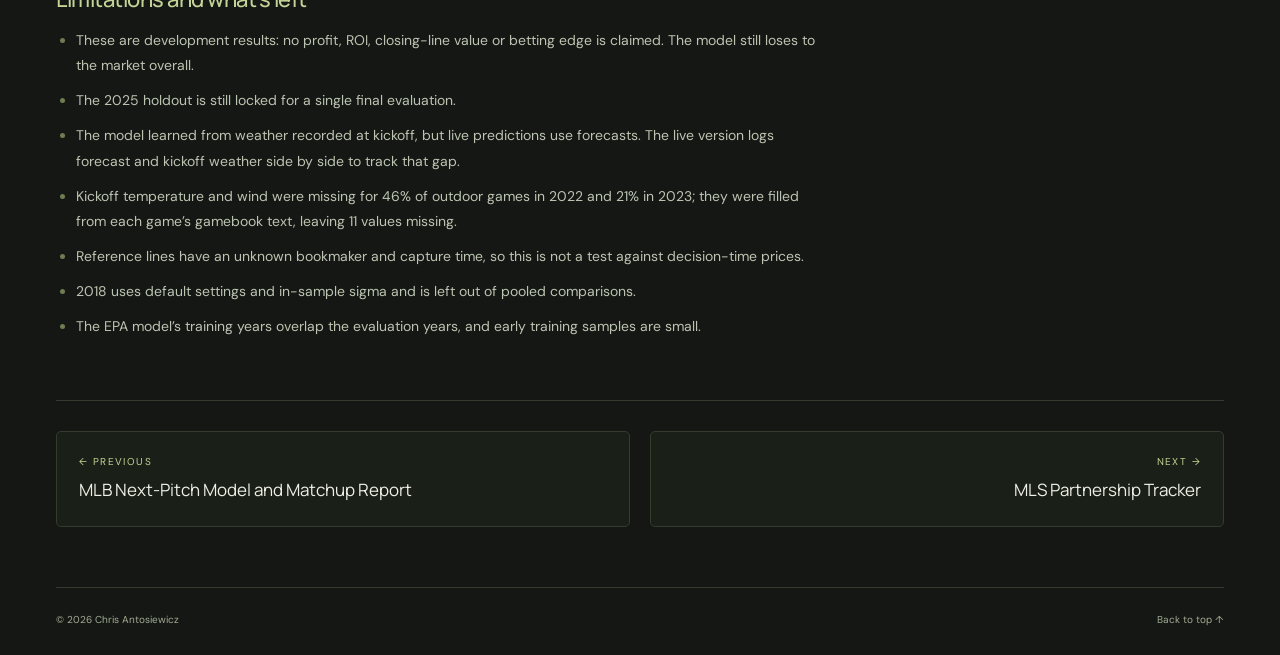
<file: projects/nfl-forecast-benchmarks/index.html>
<!doctype html>
<html lang="en">
<head>
  <meta charset="utf-8">
  <meta name="viewport" content="width=device-width, initial-scale=1">
  <meta name="theme-color" content="#141713">
  <meta name="description" content="Kickoff rain and wind improved its totals. It still trails the market, and I say so.">
  <title>NFL Game Forecasting Model · Chris Antosiewicz</title>
  <link rel="icon" href="../../assets/favicon.svg" type="image/svg+xml">
  <link rel="stylesheet" href="../../assets/styles.css">
  <script src="../../assets/site.js" defer></script>
</head>
<body class="project-page project-nfl-forecast-benchmarks">
<a class="skip-link" href="#main">Skip to content</a>
<header class="header"><a class="brand" href="../../" aria-label="Chris Antosiewicz home"><span class="monogram">ca<span>↗</span></span><span>CHRIS ANTOSIEWICZ<span class="brand-sub">RESEARCH &amp; ANALYTICS</span></span></a><nav aria-label="Main navigation"><a href="../../#projects">Projects</a><a class="nav-contact" href="https://www.linkedin.com/in/chris-antosiewicz-ca2026" target="_blank" rel="noopener noreferrer">LinkedIn <span aria-hidden="true">↗</span></a></nav></header>
<main id="main">
<article class="project-article">
<header class="project-hero wrap">
  <a class="back-link" href="../../#projects"><span aria-hidden="true">←</span> All projects</a>
  <p class="eyebrow"><span class="status-dot"></span> NFL / IN PROGRESS / UPDATED NOVEMBER 2026</p>
  <h1>NFL Game Forecasting Model</h1>
  <p class="project-subtitle">Kickoff rain and wind improved its totals. It still trails the market, and I say so.</p>
  
</header>
<div class="wrap"><a class="related-note" href="../../projects/nfl-scouting-report/"><span>RELATED PROJECT</span>This model’s work is being implemented on my NFL Scouting Report Website, alongside sportsbook predictions. <em>NFL Scouting Report Website →</em></a></div>
<div class="wrap project-figure-wrap"><figure class="detail-figure"><a class="figure-link" href="../../assets/img/nfl-forecast-loglos.svg" target="_blank" rel="noopener noreferrer" aria-label="Open full-size image"><img src="../../assets/img/nfl-forecast-loglos.svg" alt="Dot plot of pooled three-market log loss on 1,675 NFL games, 2019–2024, lower is better: line-implied benchmark 1.968, weather model W2 2.022, ridge 2.029, Elo 2.050, expanded-grid ridge 2.055, constant 2.134."></a><figcaption>Pooled three-market log loss, 2019–2024. Bars are 95% season-week bootstrap intervals; W2’s interval is reported on its difference from ridge (see Findings). The weather model is the best so far, and the market’s lines still beat everything. <span class="credit">Data: nflverse / nflfastR. Chart drawn from the stored evaluation results.</span></figcaption></figure></div>
<div class="wrap project-layout">
  <div class="project-main">
    <section class="detail-section lead-section"><h2>Overview</h2><p>Can prior-game team performance and game conditions forecast NFL scoring margins and totals better than Elo ratings, and how close can that get to the betting market? A more complex model can beat a simple baseline without giving any betting edge, so every test is written down before the model is fit.</p><p>The data combines nflverse schedules, final scores, reference spread and total lines, nflfastR play-by-play features and kickoff weather. Each season from 2018 to 2024 is predicted using only earlier seasons for fitting and tuning. The pooled comparison covers 1,675 games from 2019–2024; 2018 is reported separately, and 2025 is locked as a final holdout.</p><p>Separate ridge regressions predict home margin and total from 44 registered team-form and Elo features. A discretized normal turns those into moneyline, spread-cover and over probabilities. A new model only replaces the current one if the paired bootstrap interval (10,000 season-week resamples) for the pooled three-market log loss sits entirely below zero, and no single market gets worse. When several candidates are tested together, a Holm correction applies.</p><p>Ridge beat Elo and a constant baseline but trailed the line-implied benchmark in all three markets. A larger tuning grid made it worse, and five quarterback feature sets were all rejected. The first upgrade came from weather: adding a rain flag and kickoff wind speed (W2) beat ridge under the preregistered rule, with almost all of the gain on over/under. The weather plan was written before any model was fit, and it states that rain and wind had already been looked at against totals, so 2025 cannot serve as a clean confirmation.</p><p>This modeling work is being brought into my NFL scouting site, where its predictions sit next to the sportsbook lines. The site already shows an Elo win probability beside the market’s for every game, locks it before kickoff and grades it afterward; the weather model is being connected to the site’s weekly forecast updates.</p></section>
    <section class="detail-section"><h2>Findings</h2>
<p class="table-caption">Pooled three-market log-loss difference, nats per game. 2019–2024, 1,675 games. Negative favors the first model.</p>
<div class="table-scroll"><table class="findings-table">
<thead><tr><th scope="col">Comparison</th><th scope="col">Estimate</th><th scope="col">95% interval</th></tr></thead><tbody>
<tr><th scope="row">Rain and wind improved the model<span>W2 (ridge + rain + wind) minus ridge</span></th><td>-0.0069</td><td>-0.0111 to -0.0031</td></tr>
<tr><th scope="row">Ridge improved on Elo<span>Ridge minus Elo</span></th><td>-0.0215</td><td>-0.0338 to -0.0094</td></tr>
<tr><th scope="row">Ridge underperformed the line-implied reference<span>Ridge minus line-implied benchmark</span></th><td>+0.0606</td><td>+0.0423 to +0.0787</td></tr>
<tr><th scope="row">Expanding the tuning grid worsened the candidate<span>375-point grid minus original 99-point ridge</span></th><td>+0.026</td><td>+0.0174 to +0.0348</td></tr>
</tbody></table></div>
<ul class="note-list"><li><strong>Rain and wind improved the model.</strong> Promoted (Holm-corrected p &lt; 0.0001). The gain is almost all on over/under (−0.0074, interval −0.0114 to −0.0036); moneyline and spread are unchanged. A five-input weather version (W1) also passed at −0.0063; W2 had the lower loss.</li><li><strong>Ridge improved on Elo.</strong> Development comparison; 2018 excluded. Unchanged under all three garbage-time settings.</li><li><strong>Ridge underperformed the line-implied reference.</strong> Reference bookmaker and capture time unknown; not a decision-time price or profitability test.</li><li><strong>Expanding the tuning grid worsened the candidate.</strong> Adaptively proposed after observing the original grid edge; not promoted.</li></ul></section>
    <section class="detail-section"><h2>Ideas tested and dropped</h2><ul class="note-list"><li>Quarterback features: five candidate feature sets, none promoted (best Holm-adjusted p 0.56).</li><li>Quarterback-change Elo carryover: a 10-minute check on stored predictions found no weakness to fix in weeks 1–4 for teams that changed quarterbacks (moneyline gap −0.003, interval −0.045 to +0.039, 220 games), so the 3-hour build was skipped.</li><li>Close games versus blowouts (descriptive): ridge’s predicted margin was closer than the closing line in 54% of games decided by 8 or fewer points (890 games), but in only 32% of blowouts of 17 or more (433 games). Games are grouped by final margin, so this is descriptive only.</li></ul></section>
    
    <section class="detail-section"><h2>Limitations and what’s left</h2><ul class="note-list"><li>These are development results: no profit, ROI, closing-line value or betting edge is claimed. The model still loses to the market overall.</li><li>The 2025 holdout is still locked for a single final evaluation.</li><li>The model learned from weather recorded at kickoff, but live predictions use forecasts. The live version logs forecast and kickoff weather side by side to track that gap.</li><li>Kickoff temperature and wind were missing for 46% of outdoor games in 2022 and 21% in 2023; they were filled from each game’s gamebook text, leaving 11 values missing.</li><li>Reference lines have an unknown bookmaker and capture time, so this is not a test against decision-time prices.</li><li>2018 uses default settings and in-sample sigma and is left out of pooled comparisons.</li><li>The EPA model’s training years overlap the evaluation years, and early training samples are small.</li></ul></section>
    
  </div>
  <aside class="project-side" aria-label="Project details">
    <section><h2>My role</h2><p>I set the research question, the evaluation method, the preregistered promotion rules and the locked 2025 holdout. I approved each test plan, decided which ideas to test and in what order, chose which runs to spend compute on, and ran the long model runs on my laptop.</p></section>
    <section><h2>Tools and methods</h2><div class="chip-list"><span>Python</span><span>NumPy</span><span>Polars</span><span>nflreadpy</span><span>Matplotlib</span><span>pytest</span><span>Elo</span><span>Ridge regression</span><span>Walk-forward validation</span><span>Paired bootstrap</span><span>Holm correction</span><span>Preregistration</span></div>
    </section>
    <section><h2>Data</h2><ul class="source-list"><li><strong>nflverse schedules, scores and reference lines</strong><span>2017 for training history; 2018–2024 for development; 2019–2024 for the pooled evaluation</span><span>1,675 pooled games, plus 267 games from 2018 reported separately</span><span>Frozen historical snapshots</span></li><li><strong>nflfastR play-by-play (nflverse)</strong><span>2017–2024</span><span>Frozen historical snapshots</span></li><li><strong>Kickoff weather (nflverse schedules, gamebook text)</strong><span>2011–2024: 3,811 games, 2,770 outdoor; 173 rain and 314 windy (15+ mph) games</span></li><li><strong>The Odds API (separate live-market component)</strong><span>First NFL snapshot on October 2, 2026. Not used in the historical findings or the figure.</span></li></ul></section>
    
  </aside>
</div>
<nav class="wrap project-pager" aria-label="More projects">
  <a href="../../projects/mlb-next-pitch-model/"><span>← Previous</span>MLB Next-Pitch Model and Matchup Report</a>
  <a href="../../projects/mls-partnership-tracker/"><span>Next →</span>MLS Partnership Tracker</a>
</nav>
</article>
</main>
<footer class="wrap footer"><span>© <span class="year">2026</span> Chris Antosiewicz</span><a href="#main">Back to top ↑</a></footer>
</body>
</html>
</file>
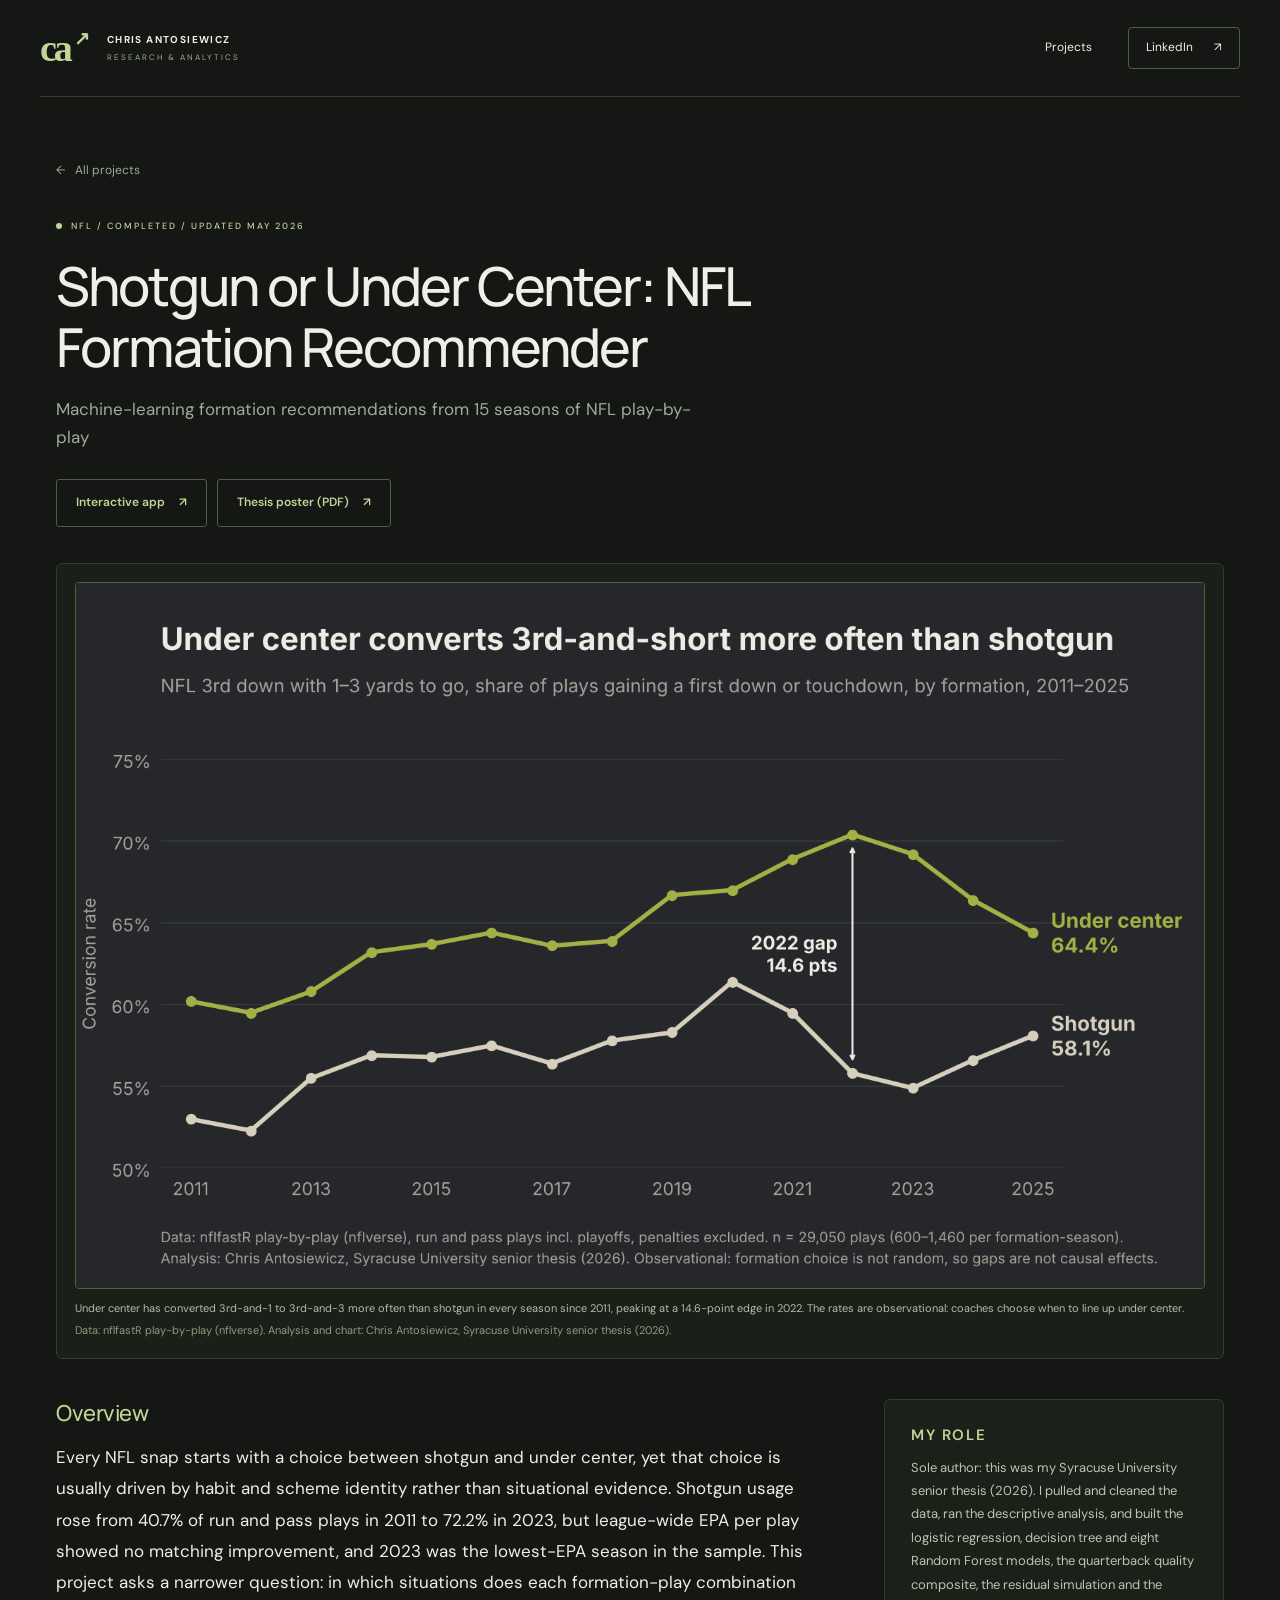
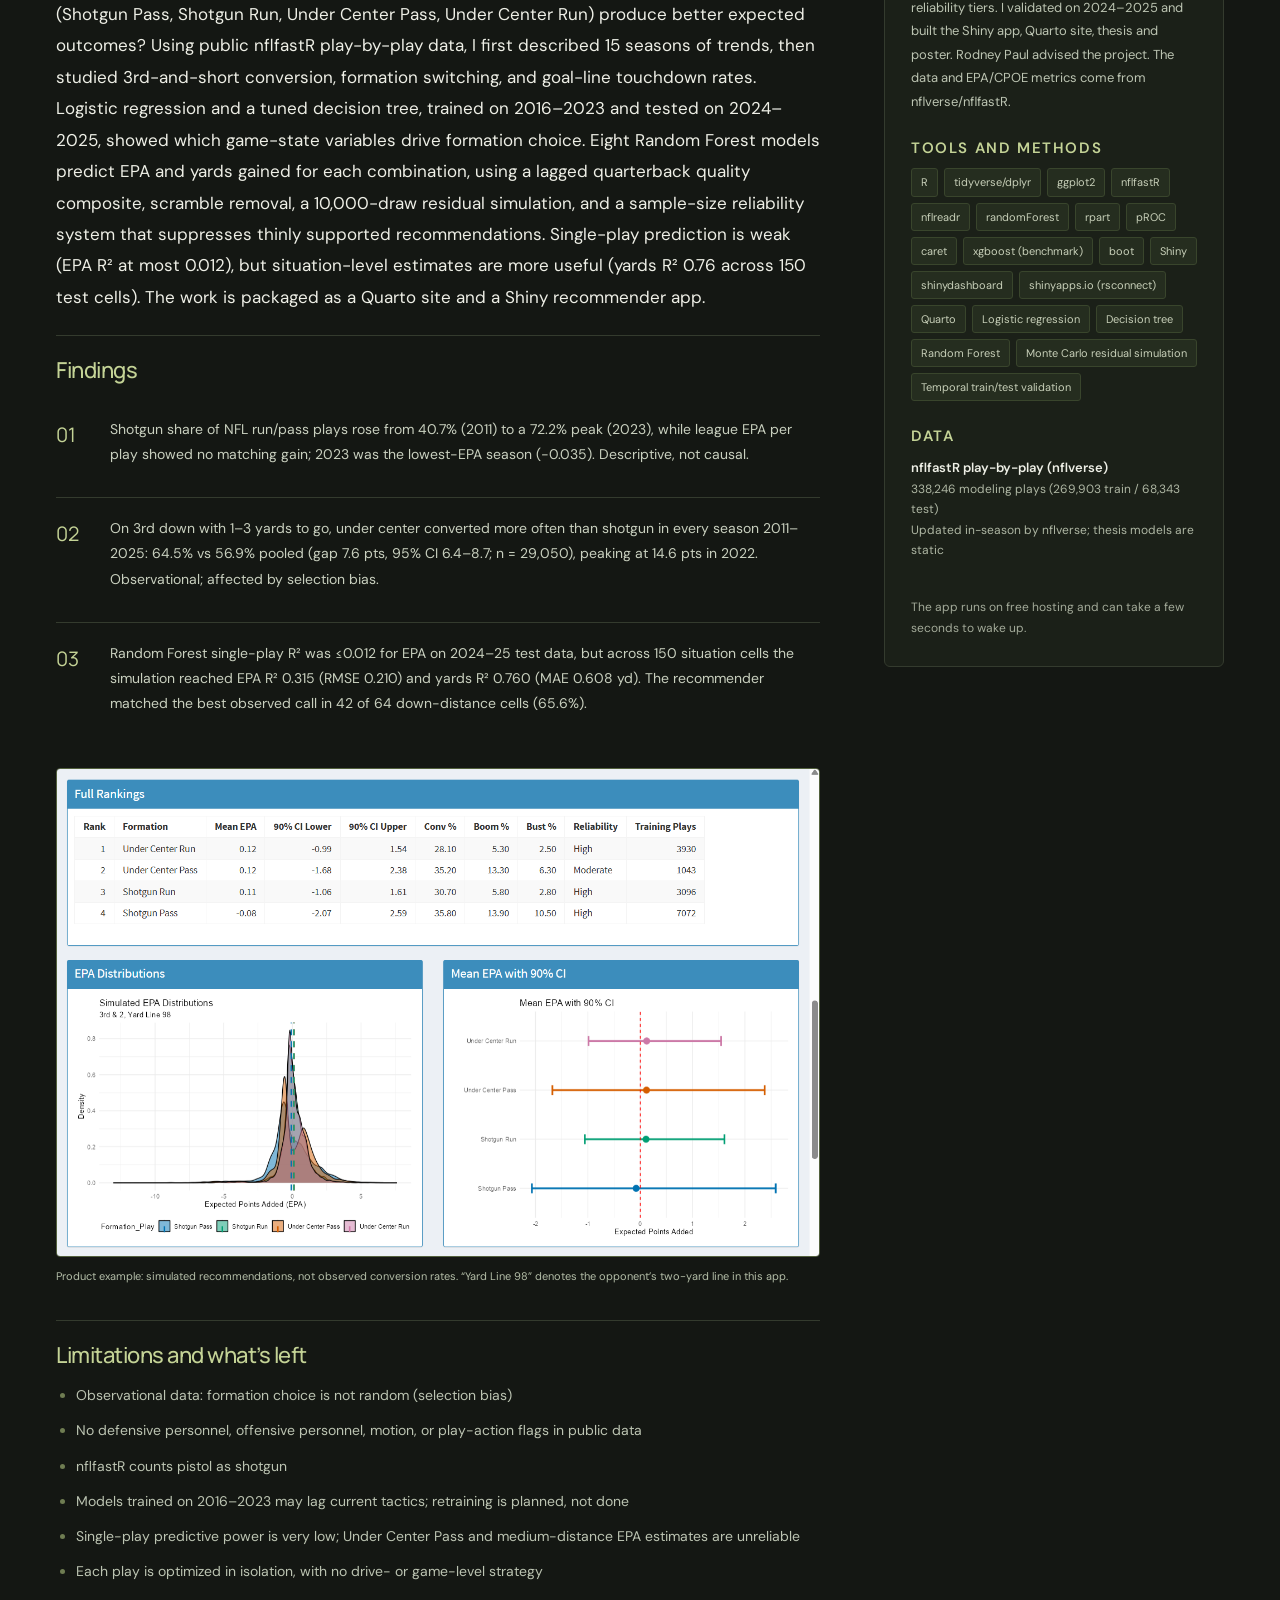
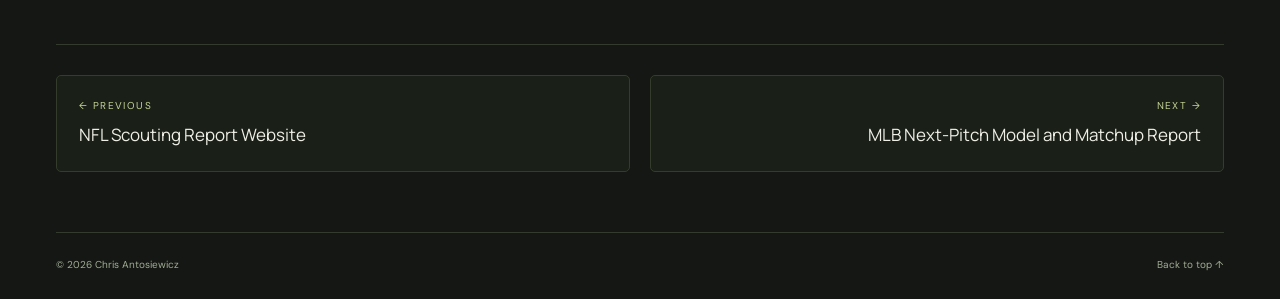
<file: projects/nfl-formation-recommender/index.html>
<!doctype html>
<html lang="en">
<head>
  <meta charset="utf-8">
  <meta name="viewport" content="width=device-width, initial-scale=1">
  <meta name="theme-color" content="#141713">
  <meta name="description" content="Machine-learning formation recommendations from 15 seasons of NFL play-by-play">
  <title>Shotgun or Under Center: NFL Formation Recommender · Chris Antosiewicz</title>
  <link rel="icon" href="../../assets/favicon.svg" type="image/svg+xml">
  <link rel="stylesheet" href="../../assets/styles.css">
  <script src="../../assets/site.js" defer></script>
</head>
<body class="project-page project-nfl-formation-recommender">
<a class="skip-link" href="#main">Skip to content</a>
<header class="header"><a class="brand" href="../../" aria-label="Chris Antosiewicz home"><span class="monogram">ca<span>↗</span></span><span>CHRIS ANTOSIEWICZ<span class="brand-sub">RESEARCH &amp; ANALYTICS</span></span></a><nav aria-label="Main navigation"><a href="../../#projects">Projects</a><a class="nav-contact" href="https://www.linkedin.com/in/chris-antosiewicz-ca2026" target="_blank" rel="noopener noreferrer">LinkedIn <span aria-hidden="true">↗</span></a></nav></header>
<main id="main">
<article class="project-article">
<header class="project-hero wrap">
  <a class="back-link" href="../../#projects"><span aria-hidden="true">←</span> All projects</a>
  <p class="eyebrow"><span class="status-dot"></span> NFL / COMPLETED / UPDATED MAY 2026</p>
  <h1>Shotgun or Under Center: NFL Formation Recommender</h1>
  <p class="project-subtitle">Machine-learning formation recommendations from 15 seasons of NFL play-by-play</p>
  <div class="project-links"><a class="button ghost" href="https://chrisantosiewicz.shinyapps.io/nfl-formation-recommender/" target="_blank" rel="noopener noreferrer">Interactive app <span aria-hidden="true">↗</span></a><a class="button ghost" href="../../assets/img/thesis-poster.pdf">Thesis poster (PDF) <span aria-hidden="true">↗</span></a></div>
</header>

<div class="wrap project-figure-wrap"><figure class="detail-figure"><a class="figure-link" href="../../assets/img/thesis-third-short.png" target="_blank" rel="noopener noreferrer" aria-label="Open full-size image"><img src="../../assets/img/thesis-third-short.png" alt="Line chart of NFL 3rd-and-short conversion rates from 2011 to 2025. The olive under center line sits above the light shotgun line in every season, peaking at 70.4% in 2022 and ending at 64.4% in 2025; shotgun ranges from about 52% to 61% and ends at 58.1%. A callout marks the 14.6-point gap in 2022."></a><figcaption>Under center has converted 3rd-and-1 to 3rd-and-3 more often than shotgun in every season since 2011, peaking at a 14.6-point edge in 2022. The rates are observational: coaches choose when to line up under center. <span class="credit">Data: nflfastR play-by-play (nflverse). Analysis and chart: Chris Antosiewicz, Syracuse University senior thesis (2026).</span></figcaption></figure></div>
<div class="wrap project-layout">
  <div class="project-main">
    <section class="detail-section lead-section"><h2>Overview</h2><p>Every NFL snap starts with a choice between shotgun and under center, yet that choice is usually driven by habit and scheme identity rather than situational evidence. Shotgun usage rose from 40.7% of run and pass plays in 2011 to 72.2% in 2023, but league-wide EPA per play showed no matching improvement, and 2023 was the lowest-EPA season in the sample. This project asks a narrower question: in which situations does each formation-play combination (Shotgun Pass, Shotgun Run, Under Center Pass, Under Center Run) produce better expected outcomes? Using public nflfastR play-by-play data, I first described 15 seasons of trends, then studied 3rd-and-short conversion, formation switching, and goal-line touchdown rates. Logistic regression and a tuned decision tree, trained on 2016–2023 and tested on 2024–2025, showed which game-state variables drive formation choice. Eight Random Forest models predict EPA and yards gained for each combination, using a lagged quarterback quality composite, scramble removal, a 10,000-draw residual simulation, and a sample-size reliability system that suppresses thinly supported recommendations. Single-play prediction is weak (EPA R² at most 0.012), but situation-level estimates are more useful (yards R² 0.76 across 150 test cells). The work is packaged as a Quarto site and a Shiny recommender app.</p></section>
    <section class="detail-section"><h2>Findings</h2><ol class="findings-list"><li>Shotgun share of NFL run/pass plays rose from 40.7% (2011) to a 72.2% peak (2023), while league EPA per play showed no matching gain; 2023 was the lowest-EPA season (−0.035). Descriptive, not causal.</li><li>On 3rd down with 1–3 yards to go, under center converted more often than shotgun in every season 2011–2025: 64.5% vs 56.9% pooled (gap 7.6 pts, 95% CI 6.4–8.7; n = 29,050), peaking at 14.6 pts in 2022. Observational; affected by selection bias.</li><li>Random Forest single-play R² was ≤0.012 for EPA on 2024–25 test data, but across 150 situation cells the simulation reached EPA R² 0.315 (RMSE 0.210) and yards R² 0.760 (MAE 0.608 yd). The recommender matched the best observed call in 42 of 64 down-distance cells (65.6%).</li></ol></section>
    
    <figure class="detail-figure"><a class="figure-link" href="../../assets/img/thesis-shiny.png" target="_blank" rel="noopener noreferrer" aria-label="Open full-size image"><img src="../../assets/img/thesis-shiny.png" alt="Shiny app example with formation rankings, simulated EPA distributions and uncertainty ranges for third-and-two near the goal line."></a><figcaption>Product example: simulated recommendations, not observed conversion rates. “Yard Line 98” denotes the opponent’s two-yard line in this app.</figcaption></figure>
    <section class="detail-section"><h2>Limitations and what’s left</h2><ul class="note-list"><li>Observational data: formation choice is not random (selection bias)</li><li>No defensive personnel, offensive personnel, motion, or play-action flags in public data</li><li>nflfastR counts pistol as shotgun</li><li>Models trained on 2016–2023 may lag current tactics; retraining is planned, not done</li><li>Single-play predictive power is very low; Under Center Pass and medium-distance EPA estimates are unreliable</li><li>Each play is optimized in isolation, with no drive- or game-level strategy</li></ul></section>
    
  </div>
  <aside class="project-side" aria-label="Project details">
    <section><h2>My role</h2><p>Sole author: this was my Syracuse University senior thesis (2026). I pulled and cleaned the data, ran the descriptive analysis, and built the logistic regression, decision tree and eight Random Forest models, the quarterback quality composite, the residual simulation and the reliability tiers. I validated on 2024–2025 and built the Shiny app, Quarto site, thesis and poster. Rodney Paul advised the project. The data and EPA/CPOE metrics come from nflverse/nflfastR.</p></section>
    <section><h2>Tools and methods</h2><div class="chip-list"><span>R</span><span>tidyverse/dplyr</span><span>ggplot2</span><span>nflfastR</span><span>nflreadr</span><span>randomForest</span><span>rpart</span><span>pROC</span><span>caret</span><span>xgboost (benchmark)</span><span>boot</span><span>Shiny</span><span>shinydashboard</span><span>shinyapps.io (rsconnect)</span><span>Quarto</span><span>Logistic regression</span><span>Decision tree</span><span>Random Forest</span><span>Monte Carlo residual simulation</span><span>Temporal train/test validation</span></div>
    </section>
    <section><h2>Data</h2><ul class="source-list"><li><strong>nflfastR play-by-play (nflverse)</strong><span>338,246 modeling plays (269,903 train / 68,343 test)</span><span>Updated in-season by nflverse; thesis models are static</span></li></ul></section>
    <p class="side-note">The app runs on free hosting and can take a few seconds to wake up.</p>
  </aside>
</div>
<nav class="wrap project-pager" aria-label="More projects">
  <a href="../../projects/nfl-scouting-report/"><span>← Previous</span>NFL Scouting Report Website</a>
  <a href="../../projects/mlb-next-pitch-model/"><span>Next →</span>MLB Next-Pitch Model and Matchup Report</a>
</nav>
</article>
</main>
<footer class="wrap footer"><span>© <span class="year">2026</span> Chris Antosiewicz</span><a href="#main">Back to top ↑</a></footer>
</body>
</html>
</file>
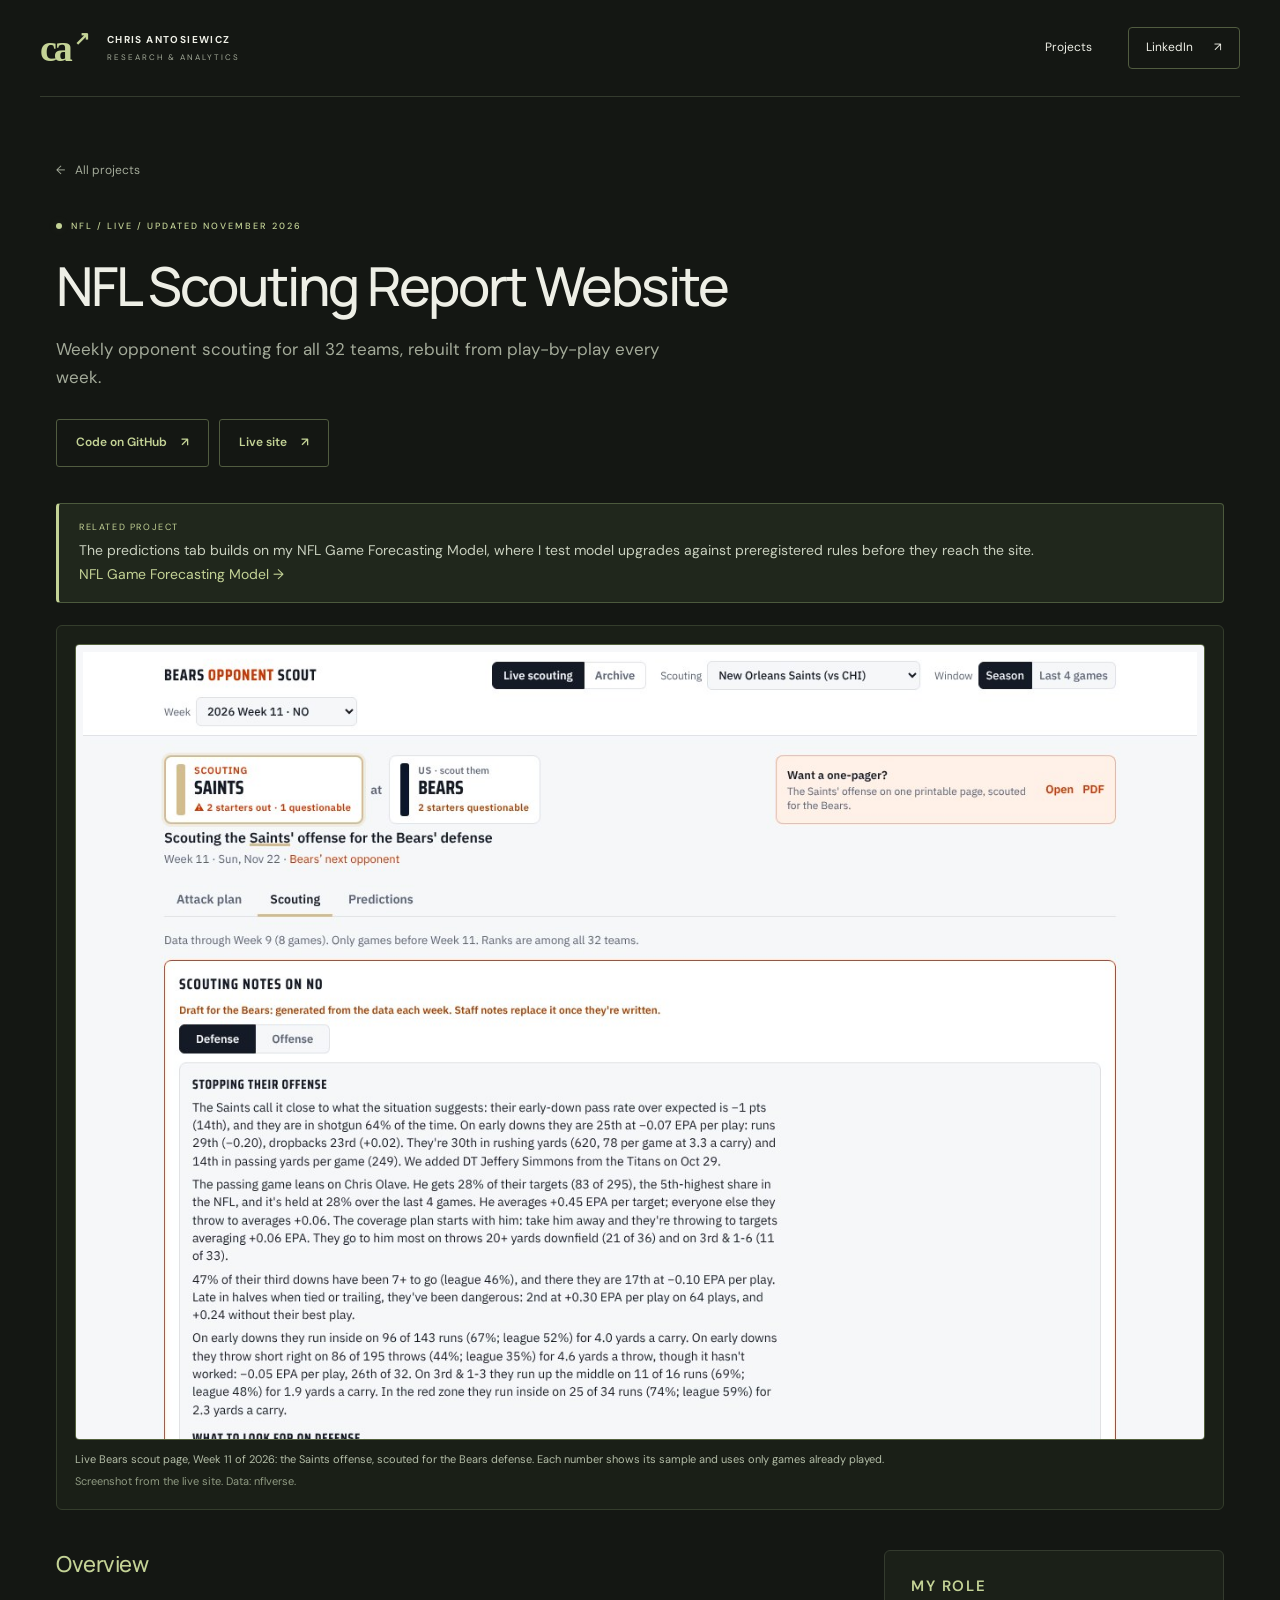
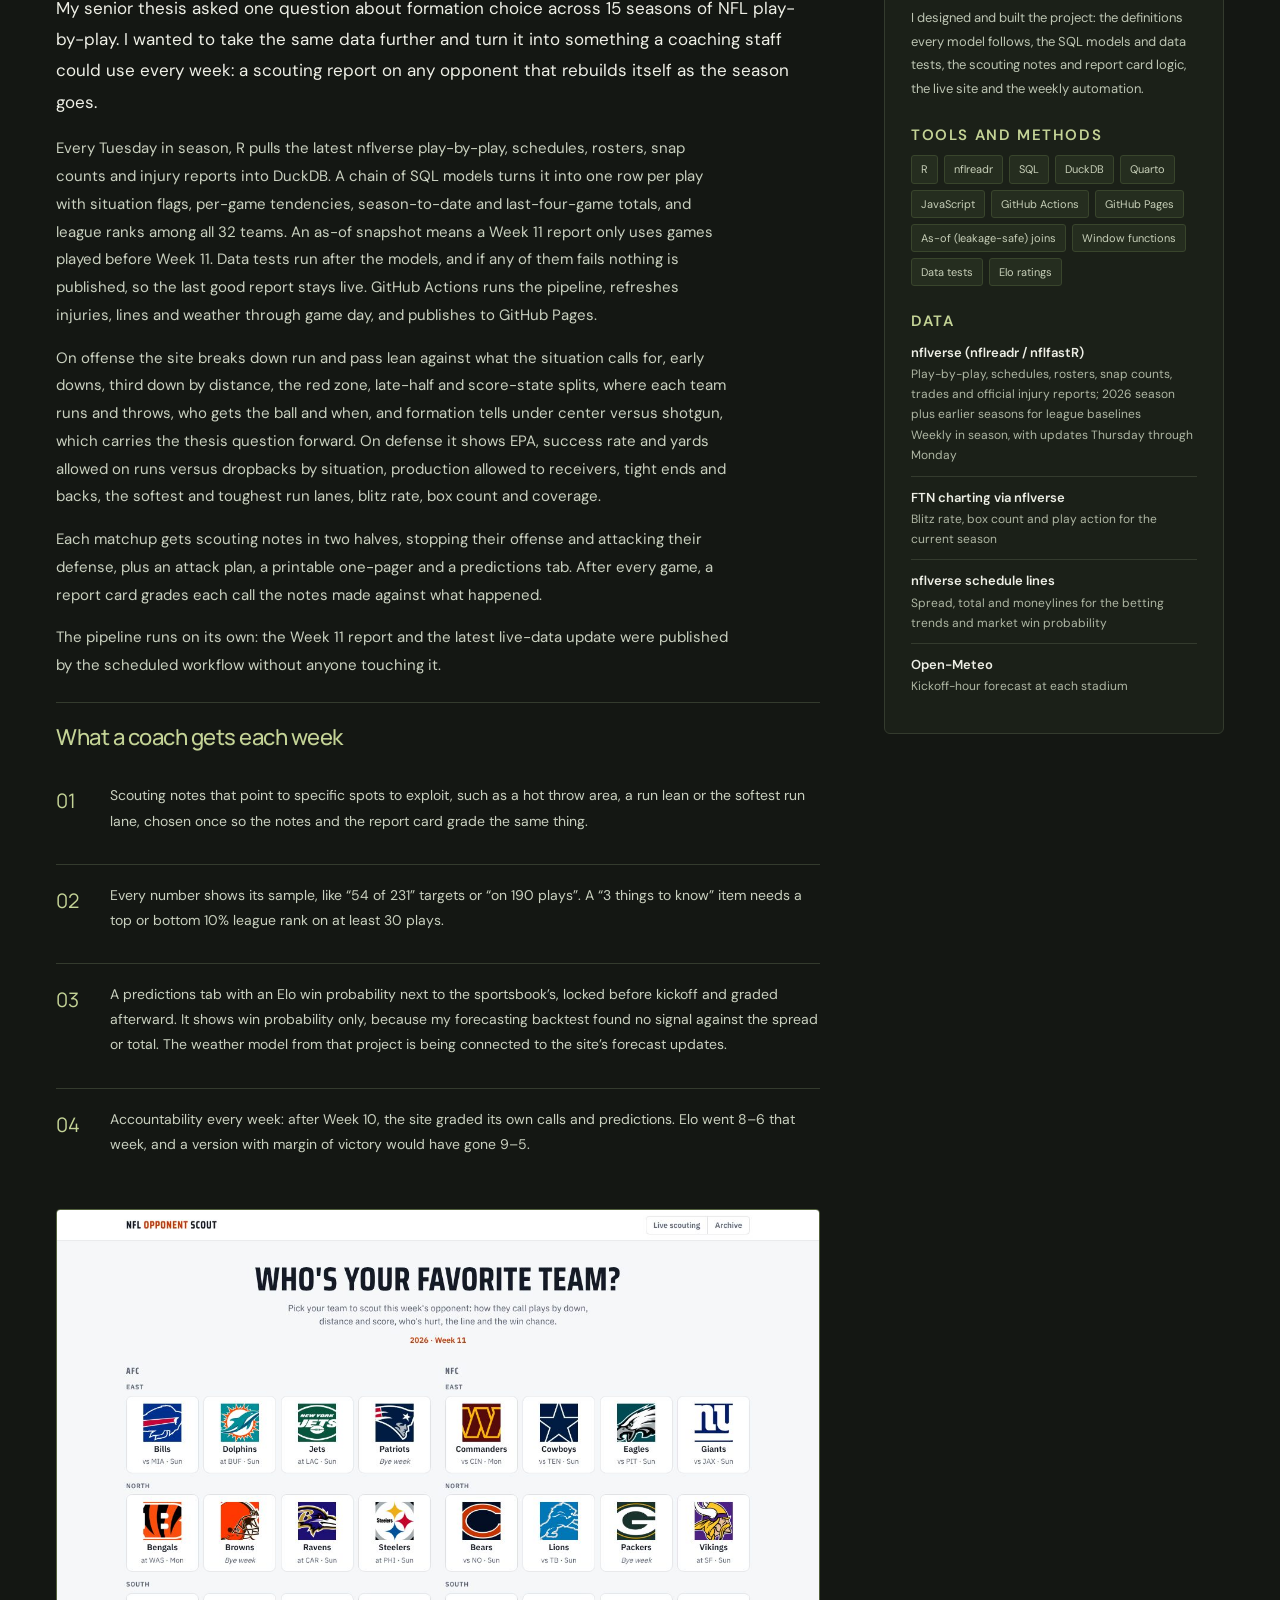
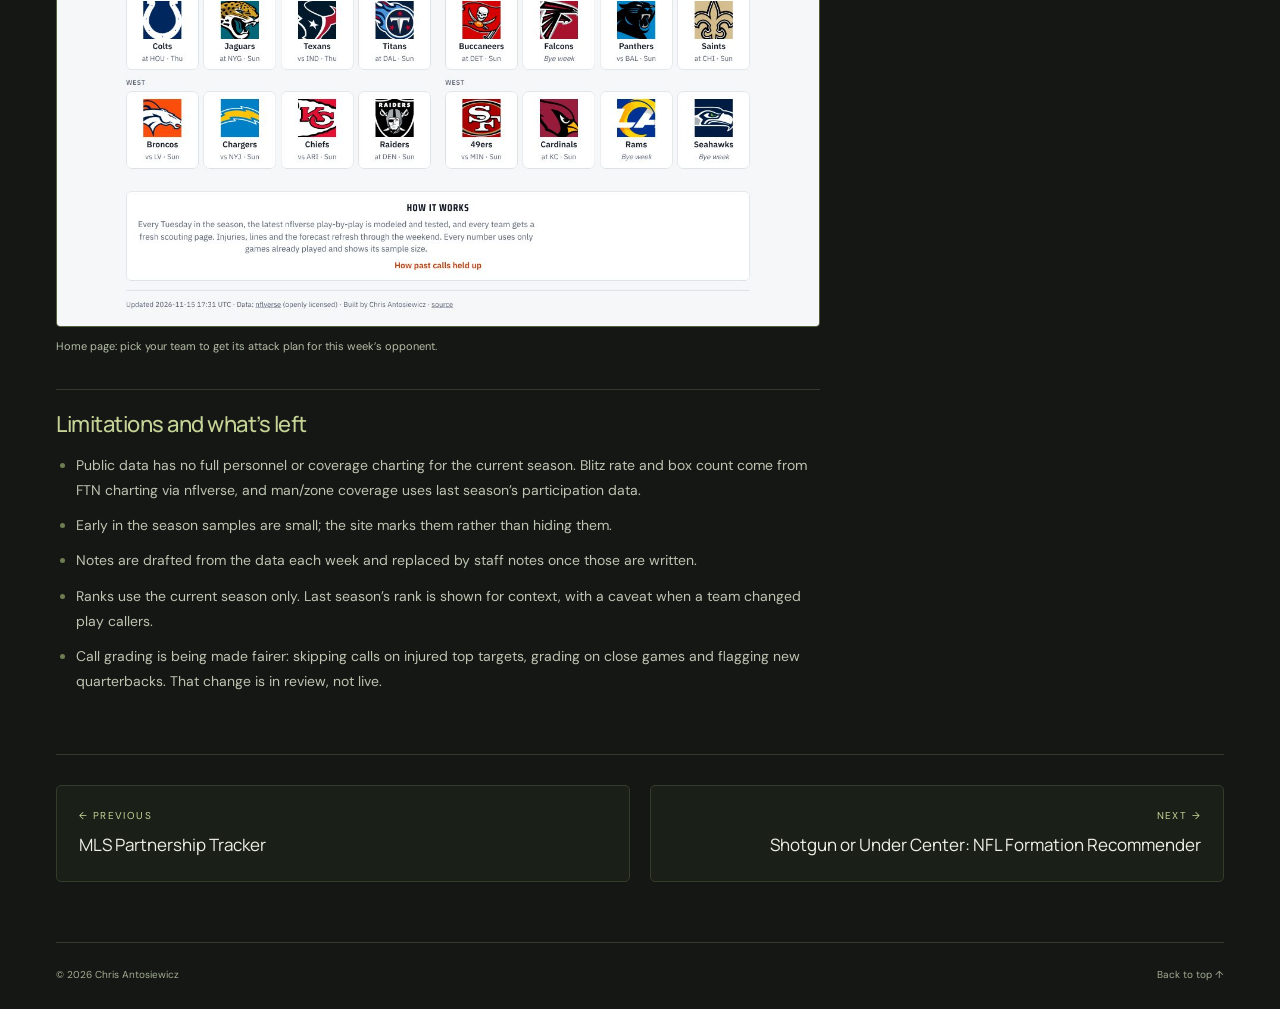
<file: projects/nfl-scouting-report/index.html>
<!doctype html>
<html lang="en">
<head>
  <meta charset="utf-8">
  <meta name="viewport" content="width=device-width, initial-scale=1">
  <meta name="theme-color" content="#141713">
  <meta name="description" content="Weekly opponent scouting for all 32 teams, rebuilt from play-by-play every week.">
  <title>NFL Scouting Report Website · Chris Antosiewicz</title>
  <link rel="icon" href="../../assets/favicon.svg" type="image/svg+xml">
  <link rel="stylesheet" href="../../assets/styles.css">
  <script src="../../assets/site.js" defer></script>
</head>
<body class="project-page project-nfl-scouting-report">
<a class="skip-link" href="#main">Skip to content</a>
<header class="header"><a class="brand" href="../../" aria-label="Chris Antosiewicz home"><span class="monogram">ca<span>↗</span></span><span>CHRIS ANTOSIEWICZ<span class="brand-sub">RESEARCH &amp; ANALYTICS</span></span></a><nav aria-label="Main navigation"><a href="../../#projects">Projects</a><a class="nav-contact" href="https://www.linkedin.com/in/chris-antosiewicz-ca2026" target="_blank" rel="noopener noreferrer">LinkedIn <span aria-hidden="true">↗</span></a></nav></header>
<main id="main">
<article class="project-article">
<header class="project-hero wrap">
  <a class="back-link" href="../../#projects"><span aria-hidden="true">←</span> All projects</a>
  <p class="eyebrow"><span class="status-dot"></span> NFL / LIVE / UPDATED NOVEMBER 2026</p>
  <h1>NFL Scouting Report Website</h1>
  <p class="project-subtitle">Weekly opponent scouting for all 32 teams, rebuilt from play-by-play every week.</p>
  <div class="project-links"><a class="button ghost" href="https://github.com/chrisantosiewicz/NFL-opponent-report" target="_blank" rel="noopener noreferrer">Code on GitHub <span aria-hidden="true">↗</span></a><a class="button ghost" href="https://chrisantosiewicz.github.io/NFL-opponent-report/" target="_blank" rel="noopener noreferrer">Live site <span aria-hidden="true">↗</span></a></div>
</header>
<div class="wrap"><a class="related-note" href="../../projects/nfl-forecast-benchmarks/"><span>RELATED PROJECT</span>The predictions tab builds on my NFL Game Forecasting Model, where I test model upgrades against preregistered rules before they reach the site. <em>NFL Game Forecasting Model →</em></a></div>
<div class="wrap project-figure-wrap"><figure class="detail-figure"><a class="figure-link" href="../../assets/img/nfl-scout-bears.jpg" target="_blank" rel="noopener noreferrer" aria-label="Open full-size image"><img src="../../assets/img/nfl-scout-bears.jpg" alt="The live Bears scout page for Week 11 of 2026, scouting the New Orleans Saints offense for the Bears defense: injury flags for both teams, a note that data runs through Week 9 and only uses games before Week 11, and scouting notes that cite sample sizes such as 83 of 295 targets and 96 of 143 runs."></a><figcaption>Live Bears scout page, Week 11 of 2026: the Saints offense, scouted for the Bears defense. Each number shows its sample and uses only games already played. <span class="credit">Screenshot from the live site. Data: nflverse.</span></figcaption></figure></div>
<div class="wrap project-layout">
  <div class="project-main">
    <section class="detail-section lead-section"><h2>Overview</h2><p>My senior thesis asked one question about formation choice across 15 seasons of NFL play-by-play. I wanted to take the same data further and turn it into something a coaching staff could use every week: a scouting report on any opponent that rebuilds itself as the season goes.</p><p>Every Tuesday in season, R pulls the latest nflverse play-by-play, schedules, rosters, snap counts and injury reports into DuckDB. A chain of SQL models turns it into one row per play with situation flags, per-game tendencies, season-to-date and last-four-game totals, and league ranks among all 32 teams. An as-of snapshot means a Week 11 report only uses games played before Week 11. Data tests run after the models, and if any of them fails nothing is published, so the last good report stays live. GitHub Actions runs the pipeline, refreshes injuries, lines and weather through game day, and publishes to GitHub Pages.</p><p>On offense the site breaks down run and pass lean against what the situation calls for, early downs, third down by distance, the red zone, late-half and score-state splits, where each team runs and throws, who gets the ball and when, and formation tells under center versus shotgun, which carries the thesis question forward. On defense it shows EPA, success rate and yards allowed on runs versus dropbacks by situation, production allowed to receivers, tight ends and backs, the softest and toughest run lanes, blitz rate, box count and coverage.</p><p>Each matchup gets scouting notes in two halves, stopping their offense and attacking their defense, plus an attack plan, a printable one-pager and a predictions tab. After every game, a report card grades each call the notes made against what happened.</p><p>The pipeline runs on its own: the Week 11 report and the latest live-data update were published by the scheduled workflow without anyone touching it.</p></section>
    <section class="detail-section"><h2>What a coach gets each week</h2><ol class="findings-list"><li>Scouting notes that point to specific spots to exploit, such as a hot throw area, a run lean or the softest run lane, chosen once so the notes and the report card grade the same thing.</li><li>Every number shows its sample, like “54 of 231” targets or “on 190 plays”. A “3 things to know” item needs a top or bottom 10% league rank on at least 30 plays.</li><li>A predictions tab with an Elo win probability next to the sportsbook’s, locked before kickoff and graded afterward. It shows win probability only, because my forecasting backtest found no signal against the spread or total. The weather model from that project is being connected to the site’s forecast updates.</li><li>Accountability every week: after Week 10, the site graded its own calls and predictions. Elo went 8–6 that week, and a version with margin of victory would have gone 9–5.</li></ol></section>
    
    <figure class="detail-figure"><a class="figure-link" href="../../assets/img/nfl-scout-home.jpg" target="_blank" rel="noopener noreferrer" aria-label="Open full-size image"><img src="../../assets/img/nfl-scout-home.jpg" alt="The scouting site home page with a grid of all 32 team logos to pick a team."></a><figcaption>Home page: pick your team to get its attack plan for this week’s opponent.</figcaption></figure>
    <section class="detail-section"><h2>Limitations and what’s left</h2><ul class="note-list"><li>Public data has no full personnel or coverage charting for the current season. Blitz rate and box count come from FTN charting via nflverse, and man/zone coverage uses last season’s participation data.</li><li>Early in the season samples are small; the site marks them rather than hiding them.</li><li>Notes are drafted from the data each week and replaced by staff notes once those are written.</li><li>Ranks use the current season only. Last season’s rank is shown for context, with a caveat when a team changed play callers.</li><li>Call grading is being made fairer: skipping calls on injured top targets, grading on close games and flagging new quarterbacks. That change is in review, not live.</li></ul></section>
    
  </div>
  <aside class="project-side" aria-label="Project details">
    <section><h2>My role</h2><p>I designed and built the project: the definitions every model follows, the SQL models and data tests, the scouting notes and report card logic, the live site and the weekly automation.</p></section>
    <section><h2>Tools and methods</h2><div class="chip-list"><span>R</span><span>nflreadr</span><span>SQL</span><span>DuckDB</span><span>Quarto</span><span>JavaScript</span><span>GitHub Actions</span><span>GitHub Pages</span><span>As-of (leakage-safe) joins</span><span>Window functions</span><span>Data tests</span><span>Elo ratings</span></div>
    </section>
    <section><h2>Data</h2><ul class="source-list"><li><strong>nflverse (nflreadr / nflfastR)</strong><span>Play-by-play, schedules, rosters, snap counts, trades and official injury reports; 2026 season plus earlier seasons for league baselines</span><span>Weekly in season, with updates Thursday through Monday</span></li><li><strong>FTN charting via nflverse</strong><span>Blitz rate, box count and play action for the current season</span></li><li><strong>nflverse schedule lines</strong><span>Spread, total and moneylines for the betting trends and market win probability</span></li><li><strong>Open-Meteo</strong><span>Kickoff-hour forecast at each stadium</span></li></ul></section>
    
  </aside>
</div>
<nav class="wrap project-pager" aria-label="More projects">
  <a href="../../projects/mls-partnership-tracker/"><span>← Previous</span>MLS Partnership Tracker</a>
  <a href="../../projects/nfl-formation-recommender/"><span>Next →</span>Shotgun or Under Center: NFL Formation Recommender</a>
</nav>
</article>
</main>
<footer class="wrap footer"><span>© <span class="year">2026</span> Chris Antosiewicz</span><a href="#main">Back to top ↑</a></footer>
</body>
</html>
</file>
<file: assets/styles.css>
@import url('https://fonts.googleapis.com/css2?family=DM+Sans:wght@400;500;600;700&family=Manrope:wght@400;500;600;700;800&display=swap');
:root{--bg:#141713;--surface:#1c211a;--olive:#c4d396;--text:#eeeFE6;--muted:#a3aa99;--line:#343b2e;--font:'DM Sans',Arial,sans-serif;--heading:'Manrope',Arial,sans-serif;color-scheme:dark}
*{box-sizing:border-box}html{scroll-behavior:smooth;scroll-padding-top:100px}body{margin:0;background:var(--bg);color:var(--text);font-family:var(--font);font-size:15px;line-height:1.65}body:has(dialog[open]){overflow:hidden}a{color:inherit;text-decoration:none}button{font:inherit}button,a{-webkit-tap-highlight-color:transparent}a:focus-visible,button:focus-visible{outline:2px solid var(--olive);outline-offset:6px}button{cursor:pointer}::selection{background:var(--olive);color:var(--bg)}.wrap{width:min(1240px,calc(100% - 112px));margin:auto}.header{width:min(1360px,calc(100% - 80px));margin:auto;display:flex;align-items:center;justify-content:space-between;padding:27px 0;border-bottom:1px solid var(--line)}.brand{display:flex;gap:17px;align-items:center;font-size:10px;font-weight:700;letter-spacing:1.4px}.monogram{font-family:Georgia,serif;font-size:38px;letter-spacing:-3px;color:var(--olive);line-height:1}.monogram span{font-family:Arial,sans-serif;font-size:19px;vertical-align:top;letter-spacing:0;margin-left:4px}.brand-sub{display:block;color:var(--muted);font-size:8px;letter-spacing:2px;margin-top:3px;font-weight:400}nav{display:flex;gap:36px;align-items:center;font-size:12px}nav a:hover,.text-link:hover{color:var(--olive)}.nav-contact{border:1px solid #515c40;border-radius:4px;padding:10px 17px}.nav-contact span{margin-left:18px}.hero{padding:85px 0 79px;display:grid;grid-template-columns:1.08fr 1fr;gap:54px;align-items:center}.eyebrow{font-size:9px;letter-spacing:2px;font-weight:500;color:var(--olive);margin:0 0 23px;display:flex;align-items:center;gap:9px}.status-dot{display:inline-block;width:6px;height:6px;border-radius:50%;background:var(--olive);flex-shrink:0;box-shadow:0 0 10px #c4d39622}h1,h2,h3,p{margin-top:0}h1,h2,h3{font-family:var(--heading);font-weight:500}h1{font-size:clamp(40px,4.4vw,64px);line-height:1.17;letter-spacing:-3px;margin-bottom:26px}em{font-family:Georgia,'Times New Roman',serif;font-weight:400;color:var(--olive)}.hero-description{max-width:420px;color:var(--muted);font-size:14px;line-height:1.85}.hero-actions{display:flex;align-items:center;gap:27px;margin-top:31px}.button{display:inline-flex;align-items:center;justify-content:space-between;gap:30px;padding:13px 19px;font-size:12px;font-weight:600;border-radius:3px;transition:background .2s,transform .2s}.primary{background:var(--olive);color:#1c2415;border:1px solid var(--olive)}.primary:hover{background:#d8e6b1;transform:translateY(-2px)}.text-link{font-size:12px;display:inline-flex;align-items:center;gap:16px;transition:color .2s}.hero-topics{display:flex;gap:20px;margin-top:40px;font-size:8px;letter-spacing:1.5px;color:#9ba58c}.hero-topics span+span{border-left:1px solid #45503a;padding-left:20px}.hero-art{background:linear-gradient(135deg,#283020,#1b2219);border:1px solid #414d33;border-radius:7px;box-shadow:0 20px 90px #0003;transform:rotate(-1deg);position:relative}.hero-art:before{content:'';position:absolute;z-index:-1;inset:-18px 17px 18px -17px;border:1px solid #45503855;border-radius:7px;transform:rotate(3deg)}.art-top,.art-bottom{display:flex;align-items:center;justify-content:space-between;font-size:8px;letter-spacing:1.4px;color:#bac5a0;padding:19px 21px}.art-top span:first-child{display:flex;align-items:center;gap:8px}.art-top{border-bottom:1px solid #c3d3961c}.field-art{padding:3px 8px}.field-art svg{width:100%;display:block}.mini-panels{display:grid;grid-template-columns:1fr 1fr;gap:12px;padding:0 18px}.mini-panel{padding:12px;background:#141b1299;border:1px solid #4957385e;border-radius:3px}.mini-panel p{font-size:7px;color:#b5bf9e;letter-spacing:1px;display:flex;justify-content:space-between;margin-bottom:8px}.mini-panel svg{display:block;width:100%;height:65px}.mini-bars{height:65px;display:flex;align-items:flex-end;gap:9px;padding-top:4px}.mini-bars i{height:var(--h);flex:1;background:#a8bb74;opacity:.6;border-radius:1px 1px 0 0}.mini-bars i:nth-child(2n){opacity:.28}.art-bottom{padding-top:15px;padding-bottom:16px;font-size:7px;color:#9ba887}.discipline-strip{border-top:1px solid var(--line);border-bottom:1px solid var(--line);background:#1b2018}.discipline-strip .wrap{display:flex;align-items:center;justify-content:space-between;padding:19px 0;gap:25px}.discipline-strip span{font-size:8px;letter-spacing:1.8px;color:var(--muted)}.discipline-strip p{display:flex;align-items:center;gap:35px;margin:0;font-size:11px;letter-spacing:1.6px;color:#c7cbbd}.discipline-strip i{color:#7d8e5c;font-size:19px;font-style:normal}.research{padding-top:85px;padding-bottom:85px}.section-heading{display:flex;align-items:flex-end;justify-content:space-between;gap:30px}.section-heading .eyebrow{margin-bottom:14px}h2{font-size:36px;letter-spacing:-1.3px;line-height:1.3;margin-bottom:0}.section-heading>p{font-size:12px;line-height:1.8;color:var(--muted);margin-bottom:4px}.research-toolbar{display:flex;align-items:center;justify-content:space-between;gap:20px;margin:32px 0 23px}.filters{display:flex;flex-wrap:wrap;gap:6px}.filters[hidden]{display:none}.filter{color:var(--muted);background:transparent;border:1px solid transparent;border-radius:3px;padding:7px 14px;font-size:11px}.filter:hover{color:var(--olive);border-color:var(--line)}.filter.active{background:#2a3222;color:#d2dcba;border-color:#465239}.project-status{font-size:8px;letter-spacing:1.3px;color:#a4af90}.project-grid{display:grid;grid-template-columns:repeat(3,minmax(0,1fr));gap:23px}.project-card{border:1px solid #343d2c;background:#1a1f17;border-radius:5px;overflow:hidden;transition:transform .25s,border-color .25s}.project-card:hover{transform:translateY(-5px);border-color:#707e51}.project-card[hidden]{display:none}.project-preview{height:212px;background:linear-gradient(140deg,#303a23,#20291b);position:relative;overflow:hidden;border-bottom:1px solid #3c482f;display:flex;align-items:center;justify-content:center}.project-preview svg{width:90%;height:85%;transition:transform .4s}.project-card:hover svg{transform:scale(1.04)}.preview-top{position:absolute;top:13px;left:16px;font-family:monospace;font-size:8px;letter-spacing:1px;color:#bdc9a1}.preview-label{position:absolute;bottom:11px;right:12px;font-size:7px;letter-spacing:1px;color:#bcc6a7;border:1px solid #61714b66;background:#20291bcc;padding:3px 6px;border-radius:2px}.project-body{padding:22px}.project-meta{display:flex;justify-content:space-between;gap:8px;margin-bottom:12px;font-size:8px;letter-spacing:1.2px;color:#b9ca93}.project-meta span:last-child{color:#a1ad8c;font-size:7px;letter-spacing:.5px}.project-card h3{font-size:19px;letter-spacing:-.55px;margin-bottom:10px;line-height:1.4}.project-card p{font-size:12px;line-height:1.8;color:var(--muted);margin-bottom:21px}.project-bottom{display:flex;align-items:center;justify-content:space-between;gap:10px;border-top:1px solid var(--line);padding-top:17px}.project-tags{font-size:8px;color:#acb49e;display:flex;gap:8px}.project-tags span{padding:3px 7px;background:#252d1f;border:1px solid #39452c;border-radius:2px}.detail-button{background:transparent;color:var(--olive);border:1px solid #4c5a3d;width:29px;height:29px;border-radius:50%;font-size:16px;display:grid;place-items:center;transition:background .2s}.detail-button:hover{background:#3e4b2e}.research-note{font-size:10px;color:#a2ab95;margin:22px 0 0;line-height:1.8}.research-note span{color:var(--olive);margin-right:6px}.about-section{padding:68px 0;background:#1b2018;border-top:1px solid var(--line);border-bottom:1px solid var(--line)}.about-grid{display:grid;grid-template-columns:.8fr 1.2fr;gap:85px;align-items:center}.about-portrait{aspect-ratio:1.1;background:radial-gradient(ellipse at 60% 45%,#465332 0,#2c3523 50%,#232b1d 85%);position:relative;padding:20px;border:1px solid #455136;border-radius:4px;display:flex;flex-direction:column;justify-content:space-between;overflow:hidden}.about-portrait:before,.about-portrait:after{content:'';position:absolute;width:80%;height:80%;border:1px solid #b7c98a1f;border-radius:50%;left:10%;top:10%}.about-portrait:after{width:110%;height:110%;left:-5%;top:-5%}.portrait-index,.portrait-bottom{font-size:7px;letter-spacing:1.6px;color:#b8c59e;position:relative;z-index:1}.portrait-letters{font-family:Georgia,serif;font-size:160px;line-height:1;letter-spacing:-12px;font-style:italic;color:#c2cf9b;text-align:center}.portrait-letters span{color:#85935e}.portrait-bottom{display:flex;justify-content:space-between;align-items:center;letter-spacing:1px}.portrait-bottom span{font-size:23px}.about-copy .eyebrow{margin-bottom:15px}.about-copy h2{font-size:34px;margin-bottom:23px}.about-copy>p:not(.eyebrow){font-size:13px;color:#adb49f;line-height:1.9;max-width:520px;margin-bottom:16px}.interest-tags{display:flex;flex-wrap:wrap;gap:8px;margin:25px 0}.interest-tags span{border:1px solid #46523a;border-radius:20px;color:#bdc8ab;padding:5px 11px;font-size:9px}.about-copy .text-link{color:var(--olive)}.contact{padding-top:70px;padding-bottom:70px}.contact .eyebrow{margin-bottom:14px}.contact-row{display:flex;justify-content:space-between;align-items:center;gap:30px}.contact h2{font-size:40px}.footer{border-top:1px solid var(--line);padding-top:24px;padding-bottom:26px;display:flex;justify-content:space-between;gap:25px;font-size:10px;color:#a3ad95}.footer>span:nth-child(2){font-size:7px;letter-spacing:1.5px}.footer a:hover{color:var(--olive)}dialog{max-width:600px;width:calc(100% - 36px);padding:45px;background:#20271c;color:var(--text);border:1px solid #69774e;border-radius:8px;box-shadow:0 30px 100px #0008}dialog::backdrop{background:#080d08d9;backdrop-filter:blur(6px)}dialog h2{margin-bottom:22px;font-size:30px}dialog p:not(.eyebrow){color:#b8c2ac;font-size:14px}dialog .button{margin-top:10px}.dialog-close{position:absolute;right:15px;top:10px;border:none;background:none;color:var(--text);font-size:28px;padding:0 8px}.pending-note{display:flex;align-items:center;gap:9px;background:#323e25;color:#d3dfb8;border:1px solid #53613d;border-radius:4px;padding:13px 15px;font-size:12px;margin:24px 0 18px}.sr-only{position:absolute;width:1px;height:1px;padding:0;margin:-1px;overflow:hidden;clip:rect(0,0,0,0);white-space:nowrap;border:0}.skip-link{position:fixed;top:-80px;left:20px;z-index:100;background:var(--olive);color:var(--bg);padding:12px 20px}.skip-link:focus{top:12px}.reveal{opacity:0;transform:translateY(16px);transition:opacity .65s,transform .65s}.reveal.visible{opacity:1;transform:translateY(0)}.route{stroke-dasharray:400;stroke-dashoffset:400;animation:draw-route 2s .2s ease forwards}.secondary-route{stroke-dasharray:5 6;stroke-dashoffset:0;animation:none}.pulse-ring{transform-box:fill-box;transform-origin:center;animation:pulse 4s ease-in-out 2}@keyframes draw-route{to{stroke-dashoffset:0}}@keyframes pulse{50%{transform:scale(1.35);opacity:.25}}
@media(min-width:1600px){.hero{padding:110px 0}.hero-art{max-width:560px}}
@media(max-width:1100px){.wrap{width:calc(100% - 64px)}.hero{gap:30px}h1{font-size:46px}.hero-actions{gap:17px}.hero-topics{font-size:7px;gap:12px}.hero-topics span+span{padding-left:12px}.discipline-strip p{gap:22px;font-size:10px}.project-body{padding:17px}.project-card h3{font-size:17px}.project-preview{height:180px}.project-tags{gap:4px;font-size:7px}.about-grid{gap:45px}.about-copy h2{font-size:30px}}
@media(max-width:800px){.header{width:calc(100% - 40px);padding:21px 0}.brand{font-size:8px;gap:12px}.brand-sub{font-size:7px}nav{gap:20px;font-size:11px}.nav-contact{padding:8px 11px}.nav-contact span{margin-left:7px}.wrap{width:calc(100% - 48px)}.hero{grid-template-columns:1fr;padding:55px 0;gap:46px}.hero-copy{max-width:580px}h1{font-size:clamp(40px,7vw,58px)}.hero-description{max-width:470px}.hero-art{max-width:570px;width:100%;justify-self:center}.hero-topics{margin-top:28px}.discipline-strip .wrap{flex-direction:column;align-items:flex-start;gap:8px}.discipline-strip p{gap:20px;font-size:9px;letter-spacing:1px}.research{padding:55px 0}.section-heading{align-items:flex-start;flex-direction:column;gap:13px}.section-heading>p br{display:none}h2{font-size:32px}.research-toolbar{align-items:flex-start;flex-direction:column;gap:15px;margin-top:25px}.project-grid{grid-template-columns:1fr;gap:22px}.project-card{display:grid;grid-template-columns:.9fr 1.1fr}.project-preview{height:100%;min-height:240px;border-bottom:0;border-right:1px solid var(--line)}.project-body{padding:23px}.project-card h3{font-size:20px}.project-tags{font-size:8px}.about-grid{grid-template-columns:1fr;gap:35px}.about-portrait{max-width:400px;width:100%;aspect-ratio:1.3}.about-copy h2{font-size:34px}.about-section{padding:48px 0}.contact{padding:50px 0}.contact h2{font-size:33px}.contact-row{align-items:flex-start;flex-direction:column;gap:25px}.footer{flex-wrap:wrap}.footer>span:nth-child(2){display:none}}
@media(max-width:500px){.brand>span:last-child{max-width:120px;font-size:7px}.brand-sub{font-size:6px;letter-spacing:1px}.monogram{font-size:32px}nav{gap:16px}.nav-contact{font-size:0;padding:5px 10px}.nav-contact span{font-size:18px;margin:0}nav .nav-contact::before{content:'LinkedIn';font-size:10px;margin-right:6px}.wrap{width:calc(100% - 40px)}h1{font-size:41px;letter-spacing:-2px}.eyebrow{font-size:8px;letter-spacing:1.3px}.hero-description{font-size:13px}.hero-actions{gap:20px}.hero-actions .button{gap:20px;padding:12px 14px;font-size:11px}.text-link{font-size:11px;gap:9px}.hero-topics{font-size:6px;letter-spacing:1px}.discipline-strip p{gap:10px;font-size:8px;letter-spacing:.5px}.discipline-strip i{font-size:15px}.project-card{display:block}.project-preview{height:210px;min-height:0;border-right:0;border-bottom:1px solid var(--line)}.project-body{padding:23px}.mini-bars{gap:6px}.art-top,.art-bottom{font-size:6px;letter-spacing:1px}.mini-panel p{font-size:5px;letter-spacing:.6px}.mini-panel svg,.mini-bars{height:48px}.mini-panels{gap:8px;padding:0 12px}.about-copy h2{font-size:30px}.contact h2{font-size:30px}dialog{padding:34px 24px}.project-status{font-size:7px}.portrait-letters{font-size:135px}}
.project-grid{grid-template-columns:repeat(2,minmax(0,1fr));gap:28px}.project-preview{height:auto;aspect-ratio:1.6;background:#242923}.project-image{display:block;width:100%;height:100%;object-fit:contain}.project-body{display:flex;flex-direction:column}.project-body>p{flex:1}.project-bottom{flex-wrap:wrap}.detail-button{width:auto;height:auto;padding:7px 11px;border-radius:3px;font-size:10px;white-space:nowrap}.project-card h3{font-size:22px}.project-card:has(.project-image){display:flex;flex-direction:column}.project-card:has(.project-image) .project-body{flex:1}dialog{max-width:960px;max-height:90dvh;padding:46px;overflow-y:auto}dialog h2{font-size:32px;padding-right:12px}.dialog-close{position:sticky;float:right;top:0;background:#20271c;z-index:2;border-radius:4px}.detail-date{font-size:11px!important;color:#b5c19f!important}.detail-figure{margin:25px 0}.detail-figure img{display:block;width:100%;height:auto;border:1px solid #53613d;border-radius:4px}.detail-figure figcaption{font-size:11px;line-height:1.7;color:#b3bda7;margin-top:10px}.figure-link{display:block}.detail-section{border-top:1px solid var(--line);padding-top:20px;margin-top:22px}.detail-section h3{font-size:19px;color:var(--olive);margin-bottom:12px}.detail-section p,.detail-section li{font-size:13px;line-height:1.85;color:#c0c8b7}.detail-section ul{padding-left:20px}.detail-section li+li{margin-top:12px}.detail-links{display:flex;flex-wrap:wrap;gap:12px 22px;padding:22px 0;border-top:1px solid var(--line);margin-top:24px}.detail-links a{color:var(--olive);border-bottom:1px solid #54623e;padding:5px 0}.artifact-note{border-left:2px solid #a3b976;padding:12px 16px;background:#2a3422;font-size:12px!important}.project-image{transition:opacity .2s}.project-card:hover .project-image{opacity:.93}@media(max-width:800px){.project-grid{grid-template-columns:1fr}.project-card{display:block}.project-preview{height:auto;min-height:0;border-right:0}.project-card h3{font-size:21px}dialog{padding:28px 22px}.project-status{font-size:8px}}
.project-preview-pending{padding:28px;display:flex;flex-direction:column;align-items:flex-start;justify-content:center;gap:12px;background:linear-gradient(125deg,#2b3424,#1c2419)}.project-preview-pending .eyebrow{margin:0}.pending-title{font-family:var(--heading);font-size:clamp(20px,2.2vw,30px);line-height:1.25;font-weight:500;letter-spacing:-.7px;max-width:320px;color:var(--olive)}.pending-subtitle{font-size:11px;color:var(--muted)}.project-card[hidden]{display:none!important}
@media(min-width:801px){.project-card[data-project="sponsorship"]{grid-column:1/-1;display:grid;grid-template-columns:1.1fr 1fr;align-items:stretch}.project-card[data-project="sponsorship"] .project-preview{height:100%;aspect-ratio:auto;border-bottom:0;border-right:1px solid var(--line)}.project-card[data-project="sponsorship"] .project-body{padding:30px}.project-card[data-project="sponsorship"] h3{font-size:28px}.project-card[data-project="sponsorship"] p{font-size:13px}}
@media(prefers-reduced-motion:reduce){html{scroll-behavior:auto}*,*::before,*::after{animation:none!important;transition:none!important}.route{stroke-dashoffset:0}.reveal{opacity:1;transform:none}}

/* ---- GitHub Pages edition: linked cards, no filters ---- */
.home .section-heading{align-items:flex-end;margin-bottom:30px}
.project-card{position:relative}
.project-preview{display:flex}
.card-link::after{content:'';position:absolute;inset:0;z-index:1}
.card-link:focus-visible{outline:none}
.project-card:has(.card-link:focus-visible){outline:2px solid var(--olive);outline-offset:4px}
.project-card:hover .detail-button{background:#3e4b2e}
.detail-button{display:inline-block}
.art-spacer{height:18px}
.mini-panel{padding:10px 12px}
@media(min-width:801px){.project-card:last-child:nth-child(odd){grid-column:1/-1;display:grid;grid-template-columns:1.1fr 1fr;align-items:stretch}.project-card:last-child:nth-child(odd) .project-preview{height:100%;aspect-ratio:auto;border-bottom:0;border-right:1px solid var(--line)}.project-card:last-child:nth-child(odd) .project-body{padding:30px}.project-card:last-child:nth-child(odd) h3{font-size:28px}.project-card:last-child:nth-child(odd) p{font-size:13px}}
.footer{margin-top:0}
.not-found{grid-template-columns:1fr;min-height:50vh}

/* ---- Project pages ---- */
.project-hero{padding:60px 0 36px}
.back-link{display:inline-flex;gap:10px;align-items:center;font-size:12px;color:var(--muted);margin-bottom:38px;transition:color .2s}
.back-link:hover{color:var(--olive)}
.project-hero h1{font-size:clamp(34px,4.2vw,56px);letter-spacing:-2px;line-height:1.12;max-width:900px;margin-bottom:18px}
.project-subtitle{font-size:17px;color:var(--muted);max-width:640px;margin-bottom:28px}
.project-links{display:flex;flex-wrap:wrap;gap:10px}
.button.ghost{border:1px solid #515c40;color:var(--olive);gap:14px}
.button.ghost:hover{background:#2a3222;transform:translateY(-2px)}
.project-figure-wrap .detail-figure{margin:0 0 10px;padding:18px;background:#1a1f17;border:1px solid #343d2c;border-radius:6px}
.project-figure-wrap .detail-figure img{background:#242923}
.detail-figure .credit{display:block;color:#8f9a82;margin-top:4px}
.project-layout{display:grid;grid-template-columns:minmax(0,1fr) 340px;gap:64px;padding:30px 0 60px;align-items:start}
.project-main .detail-section:first-child{border-top:0;margin-top:0;padding-top:0}
.detail-section h2,.project-side h2{font-size:22px;letter-spacing:-.5px;color:var(--olive);margin-bottom:14px}
.detail-section p{font-size:15px;line-height:1.85;color:#c9d0bf;max-width:68ch}
.lead-section p:first-of-type{font-size:17px;color:var(--text)}
.findings-list{counter-reset:f;list-style:none;padding:0;margin:0}
.findings-list li{counter-increment:f;position:relative;padding:18px 0 18px 54px;border-top:1px solid var(--line);font-size:14px;line-height:1.8;color:#c9d0bf}
.findings-list li:first-child{border-top:0}
.findings-list li::before{content:'0' counter(f);position:absolute;left:0;top:18px;font-family:var(--heading);font-size:20px;color:var(--olive)}
.note-list{padding-left:18px;margin:0}
.note-list li{font-size:14px;line-height:1.8;color:#bcc4b2}
.note-list li+li{margin-top:10px}
.note-list li::marker{color:#6f7d52}
.table-scroll{overflow-x:auto;margin-bottom:18px}
.findings-table{width:100%;border-collapse:collapse;font-size:14px;min-width:460px}
.findings-table caption{text-align:left;font-size:12px;color:var(--muted);padding-bottom:12px;caption-side:top}
.findings-table th,.findings-table td{padding:14px 12px;border-top:1px solid var(--line);text-align:left;vertical-align:top}
.findings-table thead th{font-size:9px;letter-spacing:1.4px;text-transform:uppercase;color:#a4af90;font-weight:500;border-top:0}
.findings-table tbody th{font-weight:600;color:var(--text)}
.findings-table tbody th span{display:block;font-weight:400;font-size:12px;color:var(--muted)}
.findings-table td{font-family:ui-monospace,Consolas,monospace;color:var(--olive);white-space:nowrap}
.project-main>.detail-figure{margin:34px 0}
.project-side{position:sticky;top:24px;display:flex;flex-direction:column;gap:26px;padding:26px;background:#1b2018;border:1px solid var(--line);border-radius:6px}
.project-side h2{font-size:15px;letter-spacing:1.6px;text-transform:uppercase;font-family:var(--font);font-weight:600;margin-bottom:10px}
.project-side h3{font-size:12px;color:var(--muted);font-family:var(--font);margin:16px 0 8px}
.project-side p{font-size:13px;line-height:1.8;color:#bcc4b2;margin:0}
.chip-list{display:flex;flex-wrap:wrap;gap:6px}
.chip-list span{font-size:11px;padding:4px 9px;border:1px solid #39452c;background:#252d1f;border-radius:3px;color:#c7cfb8}
.chip-list.planned span{border-style:dashed;background:transparent;color:var(--muted)}
.source-list{list-style:none;padding:0;margin:0}
.source-list li{font-size:12px;line-height:1.7;color:#aeb6a3;padding:10px 0;border-top:1px solid var(--line)}
.source-list li:first-child{border-top:0;padding-top:0}
.source-list strong{display:block;color:var(--text);font-weight:600;font-size:13px}
.source-list span{display:block}
.side-note{font-size:12px!important;color:var(--muted)!important}
.project-pager{display:grid;grid-template-columns:1fr 1fr;gap:20px;padding:30px 0 60px;border-top:1px solid var(--line)}
.project-pager a{display:flex;flex-direction:column;gap:6px;padding:22px;border:1px solid #343d2c;border-radius:5px;background:#1a1f17;font-family:var(--heading);font-size:17px;transition:border-color .2s,transform .2s}
.project-pager a:last-child{text-align:right}
.project-pager a:hover{border-color:#707e51;transform:translateY(-3px)}
.project-pager span{font-family:var(--font);font-size:10px;letter-spacing:1.4px;color:var(--olive);text-transform:uppercase}
@media(max-width:1000px){.project-layout{grid-template-columns:1fr;gap:40px}.project-side{position:static}}
@media(max-width:600px){.project-hero{padding:36px 0 26px}.back-link{margin-bottom:26px}.project-subtitle{font-size:15px}.project-figure-wrap .detail-figure{padding:10px}.project-pager{grid-template-columns:1fr}.project-pager a:last-child{text-align:left}.findings-list li{padding-left:40px}.project-side{padding:20px}}
.project-layout>*{min-width:0}
.table-caption{font-size:12px!important;color:var(--muted)!important;margin-bottom:6px}

/* ---- Intro hero (no illustration) ---- */
.intro{grid-template-columns:1.1fr .9fr;gap:64px;padding:72px 0 64px;align-items:start}
.intro h1{font-size:clamp(40px,4.6vw,64px);margin-bottom:24px}
.intro .hero-description{max-width:560px;font-size:15.5px;color:#c3c9b8;margin-bottom:14px}
.intro .hero-actions{margin-top:26px}
.skill-row{display:grid;gap:12px;margin:34px 0 0;padding-top:24px;border-top:1px solid var(--line);max-width:560px}
.skill-row div{display:grid;grid-template-columns:100px 1fr;gap:12px}
.skill-row dt{font-size:9px;letter-spacing:1.6px;text-transform:uppercase;color:var(--olive);padding-top:3px}
.skill-row dd{margin:0;font-size:13px;color:#c3c9b8}
.featured{display:flex;flex-direction:column;background:#1a1f17;border:1px solid #414d33;border-radius:7px;overflow:hidden;transition:transform .25s,border-color .25s;margin-top:8px}
.featured:hover{transform:translateY(-4px);border-color:#707e51}
.featured-top{display:flex;justify-content:space-between;padding:14px 18px;font-size:9px;letter-spacing:1.6px;color:var(--olive);border-bottom:1px solid var(--line)}
.featured img{display:block;width:100%;aspect-ratio:1.42;object-fit:cover;object-position:top}
.featured-body{display:flex;flex-direction:column;gap:6px;padding:18px 20px 20px;border-top:1px solid var(--line)}
.featured-body strong{font-family:var(--heading);font-weight:500;font-size:20px;letter-spacing:-.4px}
.featured-body span{font-size:13px;color:var(--muted)}
.featured-body .featured-cta{color:var(--olive);font-size:12px;margin-top:6px}
.research{padding-top:70px}
.project-preview{background:#242923}
.project-image{object-fit:cover;object-position:top center}
.project-card:last-child:nth-child(odd) .project-image{object-fit:contain}
@media(max-width:900px){.intro{grid-template-columns:1fr;gap:40px;padding:48px 0}.featured{max-width:620px}}
@media(max-width:500px){.skill-row div{grid-template-columns:1fr;gap:2px}.intro .hero-description{font-size:14.5px}}
.project-image{object-fit:contain}.project-image[src$=".jpg"]{object-fit:cover;object-position:top center}
@media(max-width:800px){.home .section-heading{align-items:flex-start}}
.related-note{display:block;margin:0 0 22px;padding:16px 20px;border:1px solid #4c5a3d;border-left:3px solid var(--olive);background:#20271c;border-radius:4px;font-size:14px;line-height:1.7;color:#c9d0bf;transition:border-color .2s}
.related-note:hover{border-color:var(--olive)}
.related-note span{display:block;font-size:9px;letter-spacing:1.6px;color:var(--olive);margin-bottom:4px}
.related-note em{font-family:var(--font);font-style:normal;color:var(--olive);white-space:nowrap}
</file>
